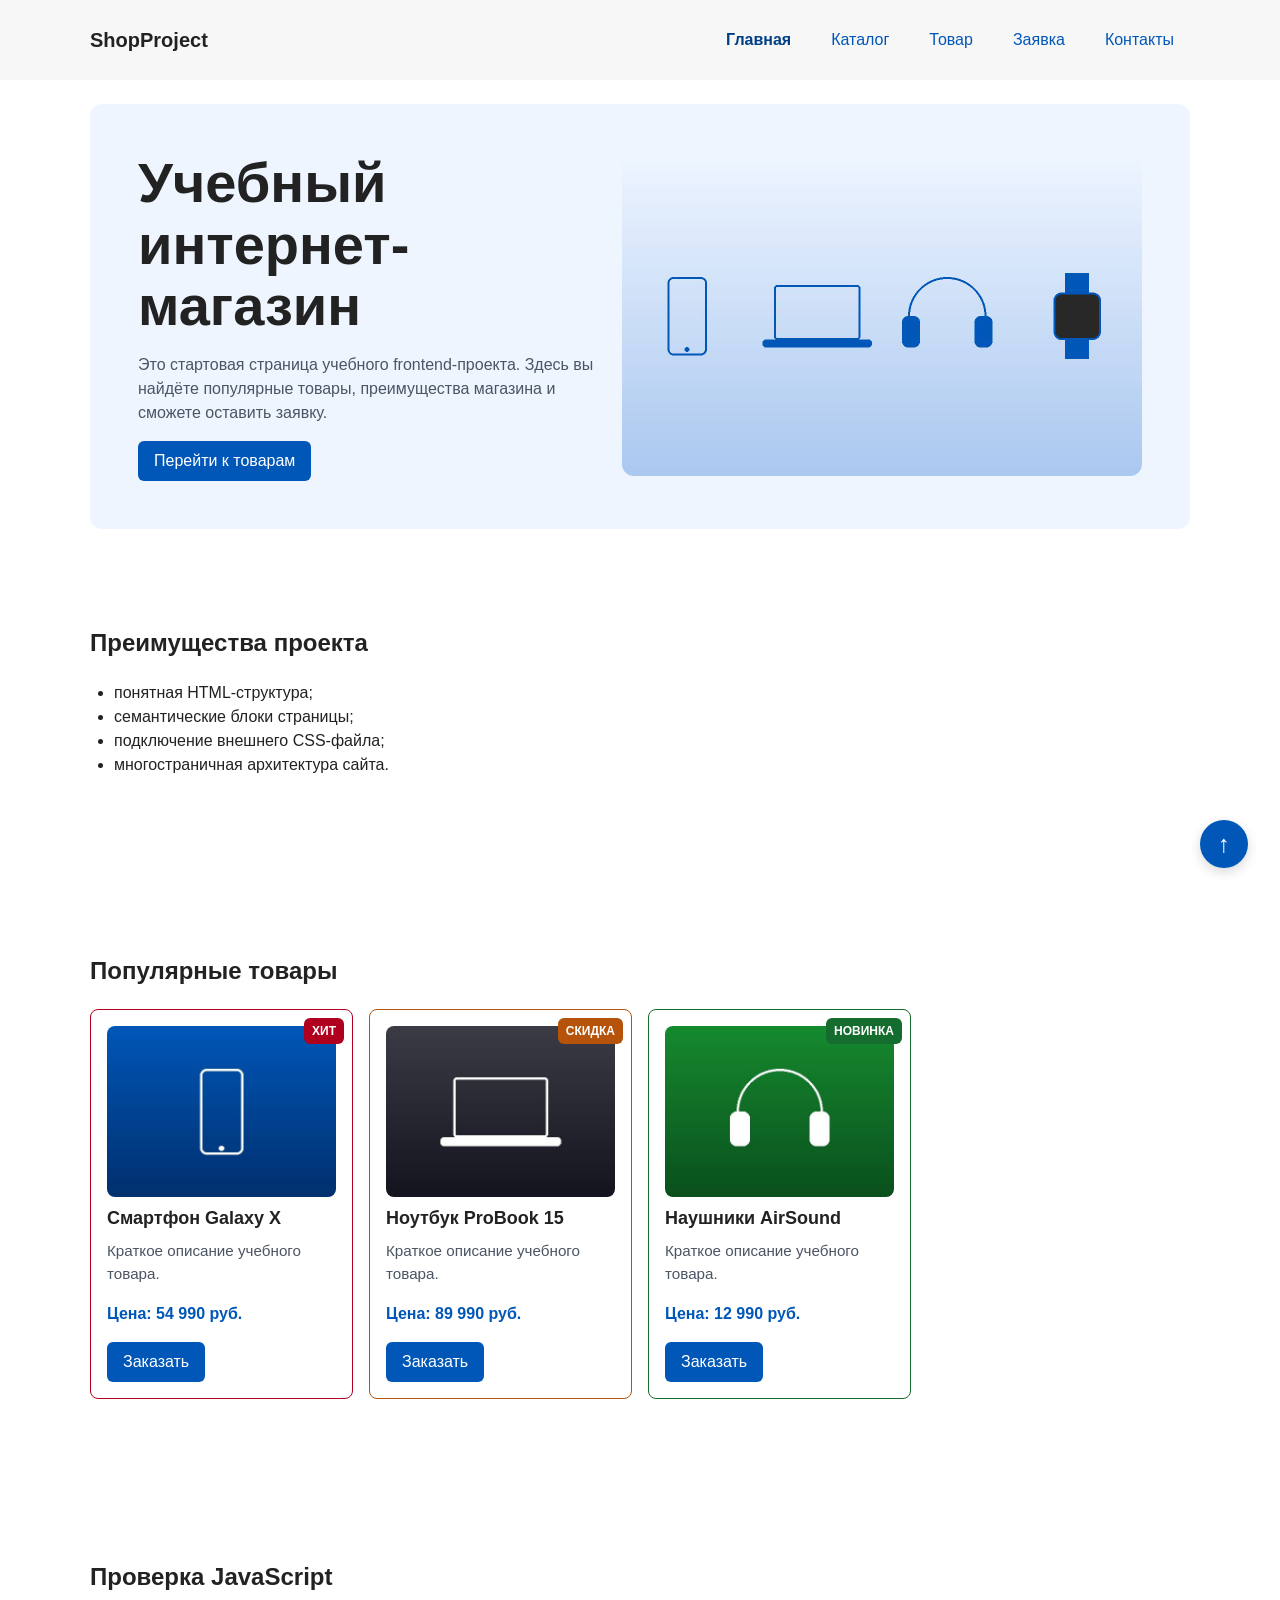
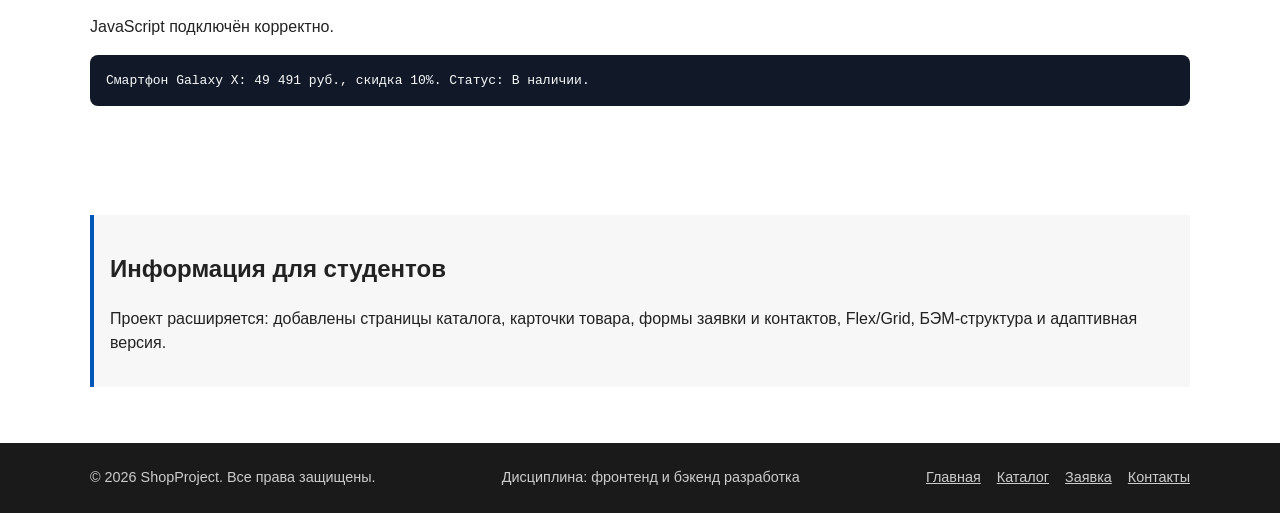
<file: index.html>
<!doctype html>
<html lang="ru">
  <head>
    <meta charset="UTF-8" />
    <meta name="viewport" content="width=device-width, initial-scale=1.0" />
    <title>ShopProject — Учебный интернет-магазин</title>
    <meta
      name="description"
      content="ShopProject — учебный интернет-магазин. Смартфоны, ноутбуки, аксессуары по выгодным ценам."
    />
    <link rel="stylesheet" href="css/style.css" />
    <link rel="stylesheet" href="css/responsive.css" />
    <script src="js/data.js" defer></script>
    <script src="js/main.js" defer></script>
    <script src="js/modal.js" defer></script>
  </head>
  <body>
    <a class="skip-link" href="#main">Перейти к основному содержимому</a>
    <header class="site-header">
      <div class="site-header__inner">
        <a class="site-header__logo" href="index.html">ShopProject</a>
        <nav class="site-nav" aria-label="Основная навигация">
          <button
            class="site-nav__toggle"
            type="button"
            aria-expanded="false"
            aria-controls="site-nav-list"
            hidden
          >
            Меню
          </button>
          <ul class="site-nav__list" id="site-nav-list">
            <li class="site-nav__item">
              <a href="index.html" class="site-nav__link site-nav__link--active"
                aria-current="page"
                >Главная</a
              >
            </li>
            <li class="site-nav__item">
              <a href="catalog.html" class="site-nav__link">Каталог</a>
            </li>
            <li class="site-nav__item">
              <a href="product.html" class="site-nav__link">Товар</a>
            </li>
            <li class="site-nav__item">
              <a href="order.html" class="site-nav__link">Заявка</a>
            </li>
            <li class="site-nav__item">
              <a href="contacts.html" class="site-nav__link">Контакты</a>
            </li>
          </ul>
        </nav>
      </div>
    </header>

    <main id="main" class="main" tabindex="-1">
      <!-- HERO -->
      <section class="hero">
        <div class="hero__content">
          <h1 class="hero__title">Учебный интернет-магазин</h1>
          <p class="hero__text">
            Это стартовая страница учебного frontend-проекта. Здесь вы найдёте
            популярные товары, преимущества магазина и сможете оставить заявку.
          </p>
          <a class="button button--primary hero__button" href="#popular"
            >Перейти к товарам</a
          >
        </div>
        <picture class="hero__picture">
          <source media="(min-width: 1200px)" srcset="images/hero-desktop.jpg" />
          <source media="(min-width: 768px)" srcset="images/hero-tablet.jpg" />
          <img
            src="images/hero-mobile.jpg"
            alt="Смартфон, ноутбук, наушники и смарт-часы из каталога магазина"
            width="640"
            height="360"
            class="hero__image"
          />
        </picture>
      </section>

      <!-- ПРЕИМУЩЕСТВА (якорь) -->
      <section class="section" id="advantages">
        <h2>Преимущества проекта</h2>
        <ul class="advantages-list">
          <li>понятная HTML-структура;</li>
          <li>семантические блоки страницы;</li>
          <li>подключение внешнего CSS-файла;</li>
          <li>многостраничная архитектура сайта.</li>
        </ul>
      </section>

      <!-- ПОПУЛЯРНЫЕ ТОВАРЫ (якорь) -->
      <section class="section" id="popular">
        <h2>Популярные товары</h2>

        <div class="products-grid">
          <article class="product-card product-card--hit">
            <span class="product-card__badge product-card__badge--hit"
              >Хит</span
            >
            <img
              class="product-card__image"
              src="images/galaxy-x-640.jpg"
              srcset="
                images/galaxy-x-480.jpg 480w,
                images/galaxy-x-640.jpg 640w,
                images/galaxy-x-960.jpg 960w
              "
              sizes="(max-width: 639px) 100vw, (max-width: 1023px) 50vw, 33vw"
              alt="Смартфон Galaxy X"
              width="640"
              height="480"
              loading="lazy"
            />
            <h3 class="product-card__title">Смартфон Galaxy X</h3>
            <p class="product-card__description">
              Краткое описание учебного товара.
            </p>
            <p class="product-card__price">Цена: 54 990 руб.</p>
            <button
              class="button button--primary product-card__button"
              type="button"
              data-product="Смартфон Galaxy X"
            >
              Заказать
            </button>
          </article>

          <article class="product-card product-card--discount">
            <span class="product-card__badge product-card__badge--discount"
              >Скидка</span
            >
            <img
              class="product-card__image"
              src="images/probook-15-640.jpg"
              srcset="
                images/probook-15-480.jpg 480w,
                images/probook-15-640.jpg 640w,
                images/probook-15-960.jpg 960w
              "
              sizes="(max-width: 639px) 100vw, (max-width: 1023px) 50vw, 33vw"
              alt="Ноутбук ProBook 15"
              width="640"
              height="480"
              loading="lazy"
            />
            <h3 class="product-card__title">Ноутбук ProBook 15</h3>
            <p class="product-card__description">
              Краткое описание учебного товара.
            </p>
            <p class="product-card__price">Цена: 89 990 руб.</p>
            <button
              class="button button--primary product-card__button"
              type="button"
              data-product="Ноутбук ProBook 15"
            >
              Заказать
            </button>
          </article>

          <article class="product-card product-card--new">
            <span class="product-card__badge product-card__badge--new"
              >Новинка</span
            >
            <img
              class="product-card__image"
              src="images/airsound-640.jpg"
              srcset="
                images/airsound-480.jpg 480w,
                images/airsound-640.jpg 640w,
                images/airsound-960.jpg 960w
              "
              sizes="(max-width: 639px) 100vw, (max-width: 1023px) 50vw, 33vw"
              alt="Наушники AirSound"
              width="640"
              height="480"
              loading="lazy"
            />
            <h3 class="product-card__title">Наушники AirSound</h3>
            <p class="product-card__description">
              Краткое описание учебного товара.
            </p>
            <p class="product-card__price">Цена: 12 990 руб.</p>
            <button
              class="button button--primary product-card__button"
              type="button"
              data-product="Наушники AirSound"
            >
              Заказать
            </button>
          </article>
        </div>
      </section>

      <section class="section js-check" aria-labelledby="js-check-title">
        <h2 id="js-check-title">Проверка JavaScript</h2>
        <p class="js-message">JavaScript пока не выполнился.</p>
        <pre class="product-output"></pre>
      </section>

      <!-- ASIDE -->
      <aside class="aside-info">
        <h2>Информация для студентов</h2>
        <p>
          Проект расширяется: добавлены страницы каталога, карточки товара,
          формы заявки и контактов, Flex/Grid, БЭМ-структура и адаптивная
          версия.
        </p>
      </aside>
    </main>

    <footer id="contacts" class="site-footer">
      <div class="site-footer__inner">
        <p class="site-footer__copy">© 2026 ShopProject. Все права защищены.</p>
        <p class="site-footer__copy">
          Дисциплина: фронтенд и бэкенд разработка
        </p>
        <nav class="site-footer__nav" aria-label="Навигация в подвале">
          <a href="index.html">Главная</a>
          <a href="catalog.html">Каталог</a>
          <a href="order.html">Заявка</a>
          <a href="contacts.html">Контакты</a>
        </nav>
      </div>
    </footer>

    <!-- МОДАЛЬНОЕ ОКНО -->
    <dialog
      class="order-dialog"
      id="order-dialog"
      aria-labelledby="order-dialog-title"
      aria-describedby="order-dialog-description"
    >
      <h2 class="order-dialog__title" id="order-dialog-title">
        Оформление заявки
      </h2>

      <p class="order-dialog__description" id="order-dialog-description">
        Заполните форму, и менеджер свяжется с вами. Закрыть окно можно кнопкой «Закрыть» или клавишей Esc.
      </p>

      <form
        class="order-form"
        id="order-form"
        action="#"
        method="post"
        novalidate
      >
        <input id="selected-product" name="selected-product" type="hidden" />

        <div class="order-form__field">
          <label class="order-form__label" for="order-name">Имя</label>
          <input
            class="order-form__input"
            id="order-name"
            name="name"
            type="text"
            placeholder="Введите ваше имя"
            minlength="2"
            autocomplete="given-name"
            required
          />
        </div>

        <div class="order-form__field">
          <label class="order-form__label" for="order-email">E-mail</label>
          <input
            class="order-form__input"
            id="order-email"
            name="email"
            type="email"
            placeholder="example@mail.ru"
            autocomplete="email"
            required
          />
        </div>

        <div class="order-form__field">
          <label class="order-form__label" for="order-phone">Телефон</label>
          <input
            class="order-form__input"
            id="order-phone"
            name="phone"
            type="tel"
            inputmode="tel"
            placeholder="+7 (900) 000-00-00"
            pattern="^\+7 \(\d{3}\) \d{3}-\d{2}-\d{2}$"
            required
          />
          <small class="order-form__hint">Формат: +7 (900) 000-00-00</small>
        </div>

        <div class="order-form__field">
          <label class="order-form__label" for="order-date">Дата связи</label>
          <input
            class="order-form__input"
            id="order-date"
            name="date"
            type="date"
          />
        </div>

        <div class="order-form__field">
          <label class="order-form__label" for="order-topic">Тема заявки</label>
          <select
            class="order-form__select"
            id="order-topic"
            name="topic"
            required
          >
            <option value="">Выберите тему</option>
            <option value="product">Заказ товара</option>
            <option value="consultation">Консультация</option>
            <option value="delivery">Доставка</option>
          </select>
        </div>

        <div class="order-form__field order-form__field--wide">
          <label class="order-form__label" for="order-comment"
            >Комментарий</label
          >
          <textarea
            class="order-form__textarea"
            id="order-comment"
            name="comment"
            rows="4"
            placeholder="Укажите дополнительную информацию"
          ></textarea>
        </div>

        <div class="order-form__field order-form__field--checkbox order-form__field--wide">
          <label class="order-form__label">
            <input
              class="order-form__checkbox"
              id="order-agreement"
              name="agreement"
              type="checkbox"
              required
            />
            Я согласен на обработку данных
          </label>
        </div>

        <div class="order-form__actions">
          <button
            class="button button--outline"
            type="button"
            id="close-order-dialog"
            aria-label="Закрыть окно заявки"
          >
            Закрыть
          </button>
          <button class="button button--primary" type="submit">
            Отправить заявку
          </button>
        </div>
      </form>
    </dialog>

    <p class="success-message" role="status" id="success-message" hidden>
      Форма успешно отправлена!
    </p>

    <a href="#" class="to-top" aria-label="Наверх">↑</a>
  </body>
</html>
</file>
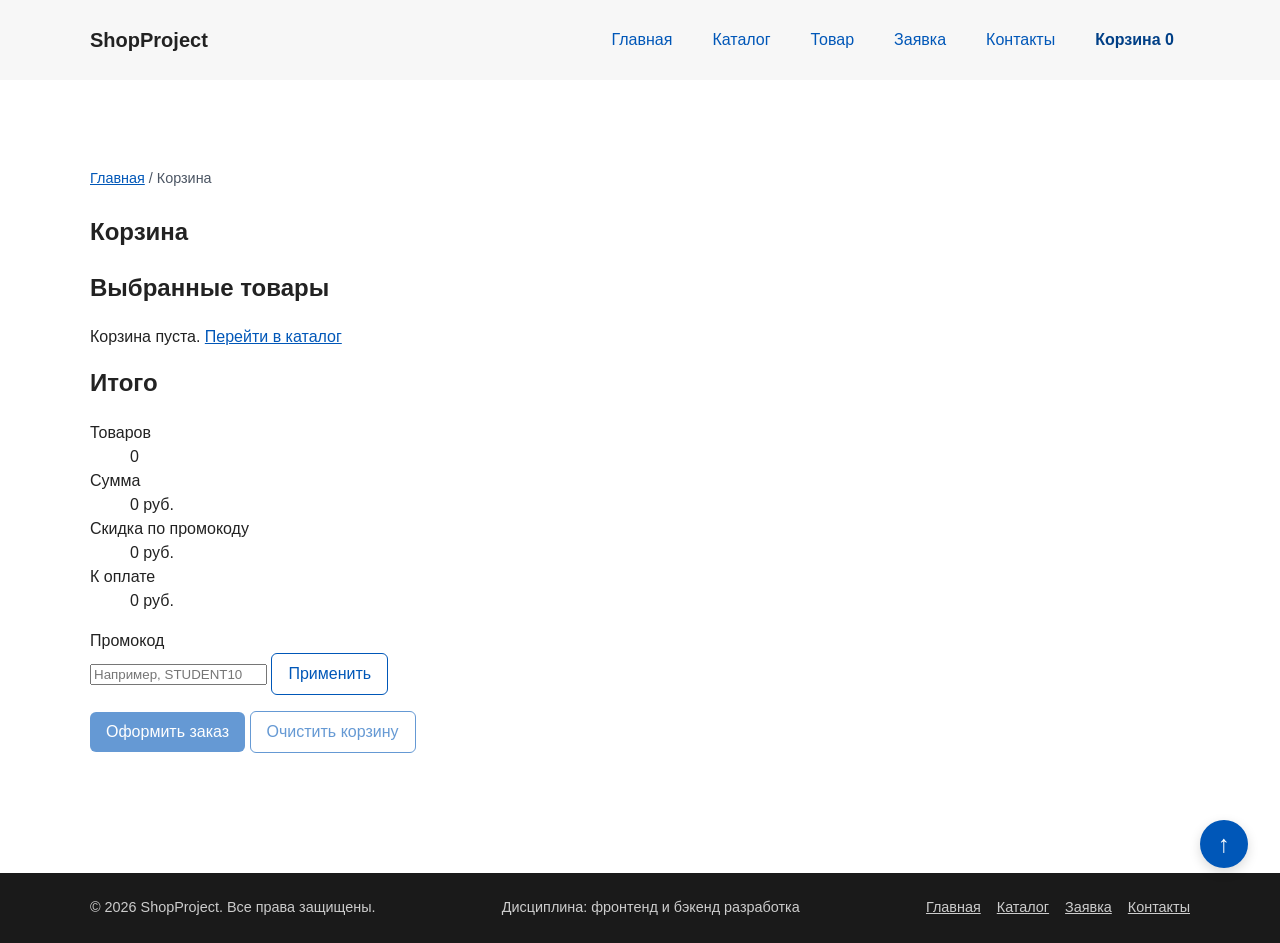
<file: cart.html>
<!doctype html>
<html lang="ru">
  <head>
    <meta charset="UTF-8" />
    <meta name="viewport" content="width=device-width, initial-scale=1.0" />
    <title>ShopProject — Корзина</title>
    <meta
      name="description"
      content="Корзина ShopProject: выбранные товары, количество, промокод и итоговая сумма."
    />
    <link rel="stylesheet" href="css/style.css" />
    <link rel="stylesheet" href="css/responsive.css" />
    <script src="js/data.js" defer></script>
    <script src="js/storage.js" defer></script>
    <script src="js/main.js" defer></script>
    <script src="js/cart.js" defer></script>
    <script src="js/modal.js" defer></script>
  </head>
  <body>
    <a class="skip-link" href="#main">Перейти к основному содержимому</a>
    <header class="site-header">
      <div class="site-header__inner">
        <a class="site-header__logo" href="index.html">ShopProject</a>
        <nav class="site-nav" aria-label="Основная навигация">
          <button
            class="site-nav__toggle"
            type="button"
            aria-expanded="false"
            aria-controls="site-nav-list"
            hidden
          >
            Меню
          </button>
          <ul class="site-nav__list" id="site-nav-list">
            <li class="site-nav__item">
              <a href="index.html" class="site-nav__link">Главная</a>
            </li>
            <li class="site-nav__item">
              <a href="catalog.html" class="site-nav__link">Каталог</a>
            </li>
            <li class="site-nav__item">
              <a href="product.html" class="site-nav__link">Товар</a>
            </li>
            <li class="site-nav__item">
              <a href="order.html" class="site-nav__link">Заявка</a>
            </li>
            <li class="site-nav__item">
              <a href="contacts.html" class="site-nav__link">Контакты</a>
            </li>
            <li class="site-nav__item">
              <a
                href="cart.html"
                class="site-nav__link site-nav__link--cart site-nav__link--active"
                aria-current="page"
                >Корзина
                <span class="cart-counter" data-cart-count>0</span></a
              >
            </li>
          </ul>
        </nav>
      </div>
    </header>

    <main id="main" class="main" tabindex="-1">
      <section class="section">
        <nav class="breadcrumbs" aria-label="Хлебные крошки">
          <a class="breadcrumbs__link" href="index.html">Главная</a>
          <span class="breadcrumbs__current" aria-current="page">Корзина</span>
        </nav>

        <h1>Корзина</h1>

        <div class="cart-layout">
          <section class="cart-items" aria-labelledby="cart-items-title">
            <h2 class="cart-items__title" id="cart-items-title">
              Выбранные товары
            </h2>
            <p class="cart-empty" hidden>
              Корзина пуста.
              <a href="catalog.html">Перейти в каталог</a>
            </p>
            <ul class="cart-list" data-cart-list></ul>
          </section>

          <aside class="cart-summary" aria-labelledby="cart-summary-title">
            <h2 class="cart-summary__title" id="cart-summary-title">Итого</h2>
            <dl class="cart-summary__list">
              <div class="cart-summary__row">
                <dt>Товаров</dt>
                <dd data-cart-total-count>0</dd>
              </div>
              <div class="cart-summary__row">
                <dt>Сумма</dt>
                <dd data-cart-subtotal>0 руб.</dd>
              </div>
              <div class="cart-summary__row">
                <dt>Скидка по промокоду</dt>
                <dd data-cart-promo>0 руб.</dd>
              </div>
              <div class="cart-summary__row cart-summary__row--total">
                <dt>К оплате</dt>
                <dd data-cart-total>0 руб.</dd>
              </div>
            </dl>

            <form class="promo-form" novalidate>
              <label class="promo-form__label" for="promo-code">Промокод</label>
              <div class="promo-form__row">
                <input
                  class="promo-form__input"
                  id="promo-code"
                  name="promo"
                  type="text"
                  autocomplete="off"
                  placeholder="Например, STUDENT10"
                />
                <button class="button button--outline" type="submit">
                  Применить
                </button>
              </div>
              <p class="promo-form__message" aria-live="polite"></p>
            </form>

            <div class="cart-summary__actions">
              <a class="button button--primary" href="order.html" data-cart-checkout
                >Оформить заказ</a
              >
              <button
                class="button button--outline"
                type="button"
                data-action="clear-cart"
              >
                Очистить корзину
              </button>
            </div>
          </aside>
        </div>
      </section>
    </main>

    <footer class="site-footer">
      <div class="site-footer__inner">
        <p class="site-footer__copy">© 2026 ShopProject. Все права защищены.</p>
        <p class="site-footer__copy">
          Дисциплина: фронтенд и бэкенд разработка
        </p>
        <nav class="site-footer__nav" aria-label="Навигация в подвале">
          <a href="index.html">Главная</a>
          <a href="catalog.html">Каталог</a>
          <a href="order.html">Заявка</a>
          <a href="contacts.html">Контакты</a>
        </nav>
      </div>
    </footer>

    <a href="#" class="to-top" aria-label="Наверх">↑</a>
  </body>
</html>
</file>
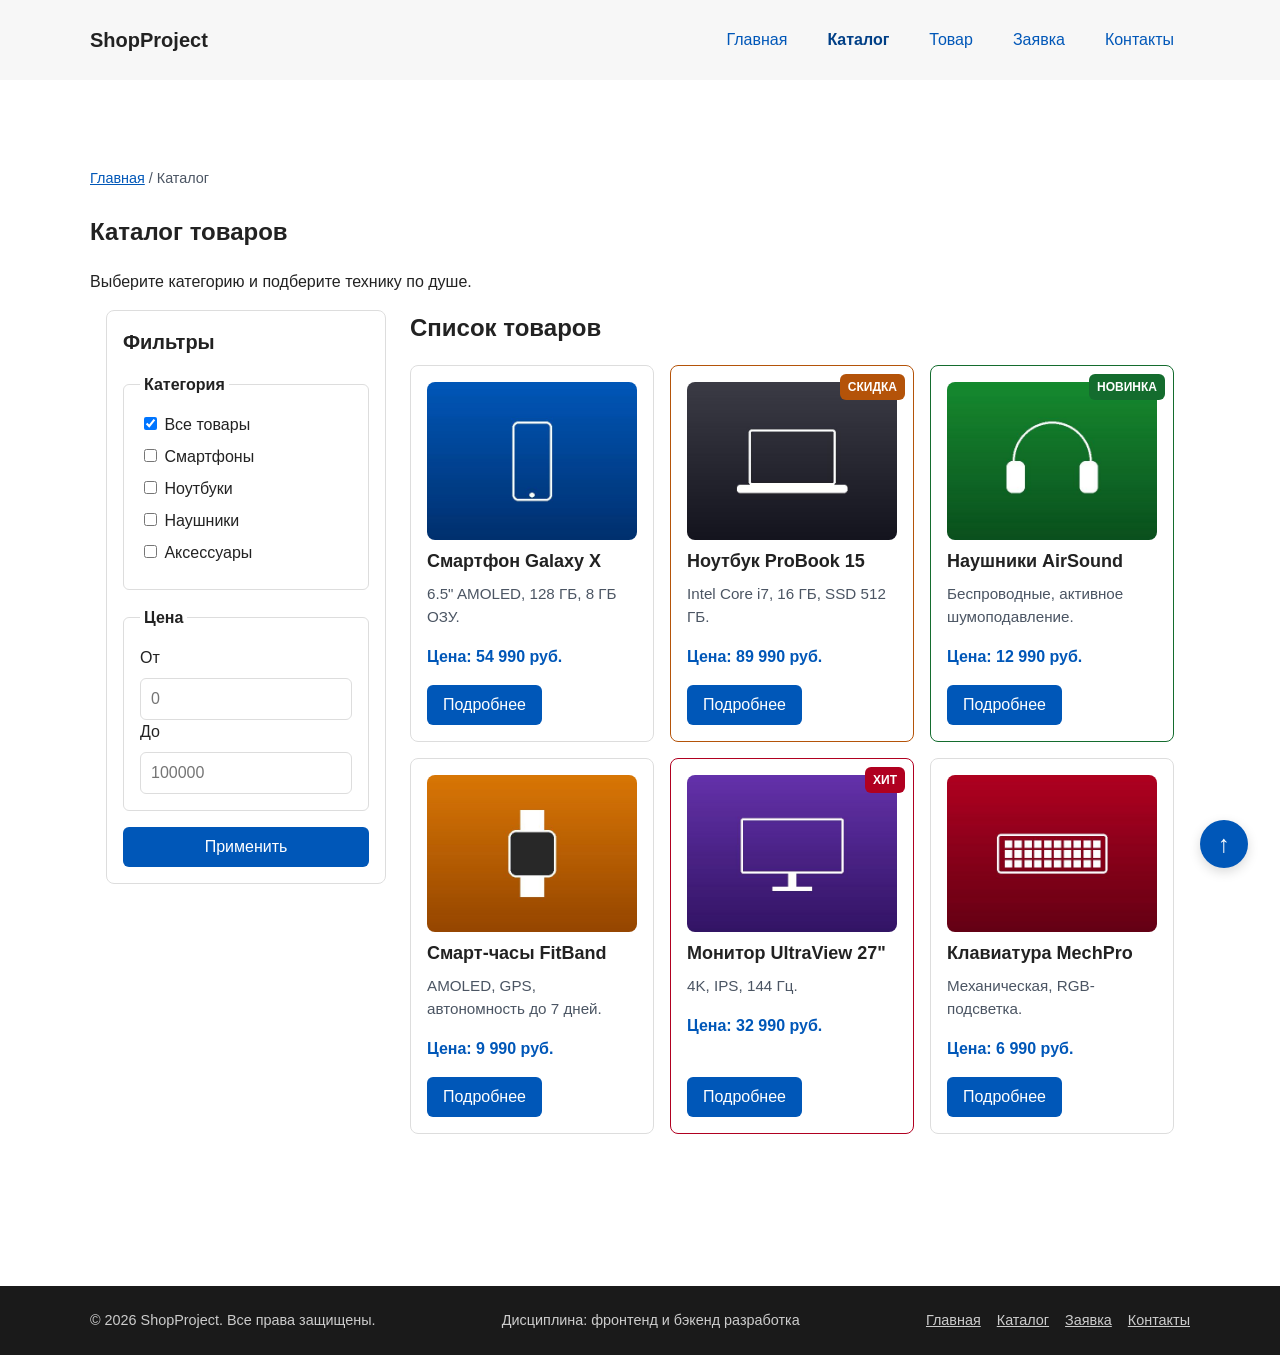
<file: catalog.html>
<!doctype html>
<html lang="ru">
  <head>
    <meta charset="UTF-8" />
    <meta name="viewport" content="width=device-width, initial-scale=1.0" />
    <title>ShopProject — Каталог товаров</title>
    <meta
      name="description"
      content="Каталог товаров ShopProject: смартфоны, ноутбуки, наушники и аксессуары."
    />
    <link rel="stylesheet" href="css/style.css" />
    <link rel="stylesheet" href="css/responsive.css" />
    <script src="js/data.js" defer></script>
    <script src="js/main.js" defer></script>
    <script src="js/modal.js" defer></script>
  </head>
  <body>
    <a class="skip-link" href="#main">Перейти к основному содержимому</a>
    <header class="site-header">
      <div class="site-header__inner">
        <a class="site-header__logo" href="index.html">ShopProject</a>
        <nav class="site-nav" aria-label="Основная навигация">
          <button
            class="site-nav__toggle"
            type="button"
            aria-expanded="false"
            aria-controls="site-nav-list"
            hidden
          >
            Меню
          </button>
          <ul class="site-nav__list" id="site-nav-list">
            <li class="site-nav__item">
              <a href="index.html" class="site-nav__link">Главная</a>
            </li>
            <li class="site-nav__item">
              <a
                href="catalog.html"
                class="site-nav__link site-nav__link--active"
                aria-current="page"
                >Каталог</a
              >
            </li>
            <li class="site-nav__item">
              <a href="product.html" class="site-nav__link">Товар</a>
            </li>
            <li class="site-nav__item">
              <a href="order.html" class="site-nav__link">Заявка</a>
            </li>
            <li class="site-nav__item">
              <a href="contacts.html" class="site-nav__link">Контакты</a>
            </li>
          </ul>
        </nav>
      </div>
    </header>

    <main id="main" class="main" tabindex="-1">
      <section class="section">
        <!-- Хлебные крошки -->
        <nav class="breadcrumbs" aria-label="Хлебные крошки">
          <a class="breadcrumbs__link" href="index.html">Главная</a>
          <span class="breadcrumbs__current" aria-current="page">Каталог</span>
        </nav>

        <h1>Каталог товаров</h1>
        <p>Выберите категорию и подберите технику по душе.</p>

        <!-- CSS Grid: фильтры + товары -->
        <div class="catalog-layout">
          <!-- ASIDE: Фильтры -->
          <aside class="catalog-filters">
            <h2 class="catalog-filters__title">Фильтры</h2>

            <form class="filters-form" action="#" method="get">
              <fieldset class="filters-form__group">
                <legend class="filters-form__legend">Категория</legend>

                <label class="filters-form__label">
                  <input type="checkbox" name="category" value="all" checked />
                  Все товары
                </label>

                <label class="filters-form__label">
                  <input type="checkbox" name="category" value="smartphones" />
                  Смартфоны
                </label>

                <label class="filters-form__label">
                  <input type="checkbox" name="category" value="laptops" />
                  Ноутбуки
                </label>

                <label class="filters-form__label">
                  <input type="checkbox" name="category" value="headphones" />
                  Наушники
                </label>

                <label class="filters-form__label">
                  <input type="checkbox" name="category" value="accessories" />
                  Аксессуары
                </label>
              </fieldset>

              <fieldset class="filters-form__group">
                <legend class="filters-form__legend">Цена</legend>

                <label class="filters-form__label" for="price-from">От</label>
                <input
                  class="filters-form__input"
                  id="price-from"
                  name="price-from"
                  type="number"
                  min="0"
                  placeholder="0"
                />

                <label class="filters-form__label" for="price-to">До</label>
                <input
                  class="filters-form__input"
                  id="price-to"
                  name="price-to"
                  type="number"
                  min="0"
                  placeholder="100000"
                />
              </fieldset>

              <button class="button button--primary" type="submit">
                Применить
              </button>
            </form>
          </aside>

          <!-- Список товаров -->
          <section class="catalog-products">
            <h2>Список товаров</h2>

            <div class="products-grid">
              <article class="product-card">
                <img
                  class="product-card__image"
                  src="images/galaxy-x-640.jpg"
                  srcset="
                    images/galaxy-x-480.jpg 480w,
                    images/galaxy-x-640.jpg 640w,
                    images/galaxy-x-960.jpg 960w
                  "
                  sizes="(max-width: 639px) 100vw, (max-width: 1279px) 50vw, 33vw"
                  alt="Смартфон Galaxy X"
                  width="640"
                  height="480"
                  loading="lazy"
                />
                <h3 class="product-card__title">Смартфон Galaxy X</h3>
                <p class="product-card__description">
                  6.5" AMOLED, 128 ГБ, 8 ГБ ОЗУ.
                </p>
                <p class="product-card__price">Цена: 54 990 руб.</p>
                <a
                  class="button button--primary product-card__button"
                  href="product.html"
                  >Подробнее</a
                >
              </article>

              <article class="product-card product-card--discount">
                <span class="product-card__badge product-card__badge--discount"
                  >Скидка</span
                >
                <img
                  class="product-card__image"
                  src="images/probook-15-640.jpg"
                  srcset="
                    images/probook-15-480.jpg 480w,
                    images/probook-15-640.jpg 640w,
                    images/probook-15-960.jpg 960w
                  "
                  sizes="(max-width: 639px) 100vw, (max-width: 1279px) 50vw, 33vw"
                  alt="Ноутбук ProBook 15"
                  width="640"
                  height="480"
                  loading="lazy"
                />
                <h3 class="product-card__title">Ноутбук ProBook 15</h3>
                <p class="product-card__description">
                  Intel Core i7, 16 ГБ, SSD 512 ГБ.
                </p>
                <p class="product-card__price">Цена: 89 990 руб.</p>
                <a
                  class="button button--primary product-card__button"
                  href="product.html"
                  >Подробнее</a
                >
              </article>

              <article class="product-card product-card--new">
                <span class="product-card__badge product-card__badge--new"
                  >Новинка</span
                >
                <img
                  class="product-card__image"
                  src="images/airsound-640.jpg"
                  srcset="
                    images/airsound-480.jpg 480w,
                    images/airsound-640.jpg 640w,
                    images/airsound-960.jpg 960w
                  "
                  sizes="(max-width: 639px) 100vw, (max-width: 1279px) 50vw, 33vw"
                  alt="Наушники AirSound"
                  width="640"
                  height="480"
                  loading="lazy"
                />
                <h3 class="product-card__title">Наушники AirSound</h3>
                <p class="product-card__description">
                  Беспроводные, активное шумоподавление.
                </p>
                <p class="product-card__price">Цена: 12 990 руб.</p>
                <a
                  class="button button--primary product-card__button"
                  href="product.html"
                  >Подробнее</a
                >
              </article>

              <article class="product-card">
                <img
                  class="product-card__image"
                  src="images/fitband-640.jpg"
                  srcset="
                    images/fitband-480.jpg 480w,
                    images/fitband-640.jpg 640w,
                    images/fitband-960.jpg 960w
                  "
                  sizes="(max-width: 639px) 100vw, (max-width: 1279px) 50vw, 33vw"
                  alt="Смарт-часы FitBand"
                  width="640"
                  height="480"
                  loading="lazy"
                />
                <h3 class="product-card__title">Смарт-часы FitBand</h3>
                <p class="product-card__description">
                  AMOLED, GPS, автономность до 7 дней.
                </p>
                <p class="product-card__price">Цена: 9 990 руб.</p>
                <a
                  class="button button--primary product-card__button"
                  href="product.html"
                  >Подробнее</a
                >
              </article>

              <article class="product-card product-card--hit">
                <span class="product-card__badge product-card__badge--hit"
                  >Хит</span
                >
                <img
                  class="product-card__image"
                  src="images/ultraview-27-640.jpg"
                  srcset="
                    images/ultraview-27-480.jpg 480w,
                    images/ultraview-27-640.jpg 640w,
                    images/ultraview-27-960.jpg 960w
                  "
                  sizes="(max-width: 639px) 100vw, (max-width: 1279px) 50vw, 33vw"
                  alt="Монитор UltraView 27&quot;"
                  width="640"
                  height="480"
                  loading="lazy"
                />
                <h3 class="product-card__title">Монитор UltraView 27"</h3>
                <p class="product-card__description">4K, IPS, 144 Гц.</p>
                <p class="product-card__price">Цена: 32 990 руб.</p>
                <a
                  class="button button--primary product-card__button"
                  href="product.html"
                  >Подробнее</a
                >
              </article>

              <article class="product-card">
                <img
                  class="product-card__image"
                  src="images/mechpro-640.jpg"
                  srcset="
                    images/mechpro-480.jpg 480w,
                    images/mechpro-640.jpg 640w,
                    images/mechpro-960.jpg 960w
                  "
                  sizes="(max-width: 639px) 100vw, (max-width: 1279px) 50vw, 33vw"
                  alt="Клавиатура MechPro"
                  width="640"
                  height="480"
                  loading="lazy"
                />
                <h3 class="product-card__title">Клавиатура MechPro</h3>
                <p class="product-card__description">
                  Механическая, RGB-подсветка.
                </p>
                <p class="product-card__price">Цена: 6 990 руб.</p>
                <a
                  class="button button--primary product-card__button"
                  href="product.html"
                  >Подробнее</a
                >
              </article>
            </div>
          </section>
        </div>
      </section>
    </main>

    <footer class="site-footer">
      <div class="site-footer__inner">
        <p class="site-footer__copy">© 2026 ShopProject. Все права защищены.</p>
        <p class="site-footer__copy">
          Дисциплина: фронтенд и бэкенд разработка
        </p>
        <nav class="site-footer__nav" aria-label="Навигация в подвале">
          <a href="index.html">Главная</a>
          <a href="catalog.html">Каталог</a>
          <a href="order.html">Заявка</a>
          <a href="contacts.html">Контакты</a>
        </nav>
      </div>
    </footer>

    <!-- МОДАЛЬНОЕ ОКНО -->
    <dialog
      class="order-dialog"
      id="order-dialog"
      aria-labelledby="order-dialog-title"
      aria-describedby="order-dialog-description"
    >
      <h2 class="order-dialog__title" id="order-dialog-title">
        Оформление заявки
      </h2>

      <p class="order-dialog__description" id="order-dialog-description">
        Заполните форму, и менеджер свяжется с вами. Закрыть окно можно кнопкой «Закрыть» или клавишей Esc.
      </p>

      <form
        class="order-form"
        id="order-form"
        action="#"
        method="post"
        novalidate
      >
        <input id="selected-product" name="selected-product" type="hidden" />

        <div class="order-form__field">
          <label class="order-form__label" for="order-name">Имя</label>
          <input
            class="order-form__input"
            id="order-name"
            name="name"
            type="text"
            minlength="2"
            required
          />
        </div>

        <div class="order-form__field">
          <label class="order-form__label" for="order-email">E-mail</label>
          <input
            class="order-form__input"
            id="order-email"
            name="email"
            type="email"
            required
          />
        </div>

        <div class="order-form__field">
          <label class="order-form__label" for="order-phone">Телефон</label>
          <input
            class="order-form__input"
            id="order-phone"
            name="phone"
            type="tel"
            inputmode="tel"
            placeholder="+7 (900) 000-00-00"
            pattern="^\+7 \(\d{3}\) \d{3}-\d{2}-\d{2}$"
            required
          />
          <small class="order-form__hint">Формат: +7 (900) 000-00-00</small>
        </div>

        <div class="order-form__field">
          <label class="order-form__label" for="order-topic">Тема заявки</label>
          <select
            class="order-form__select"
            id="order-topic"
            name="topic"
            required
          >
            <option value="">Выберите тему</option>
            <option value="product">Заказ товара</option>
            <option value="consultation">Консультация</option>
            <option value="delivery">Доставка</option>
          </select>
        </div>

        <div class="order-form__field order-form__field--wide">
          <label class="order-form__label" for="order-comment"
            >Комментарий</label
          >
          <textarea
            class="order-form__textarea"
            id="order-comment"
            name="comment"
            rows="4"
          ></textarea>
        </div>

        <div class="order-form__field order-form__field--checkbox order-form__field--wide">
          <label class="order-form__label">
            <input
              class="order-form__checkbox"
              id="order-agreement"
              name="agreement"
              type="checkbox"
              required
            />
            Я согласен на обработку данных
          </label>
        </div>

        <div class="order-form__actions">
          <button
            class="button button--outline"
            type="button"
            id="close-order-dialog"
            aria-label="Закрыть окно заявки"
          >
            Закрыть
          </button>
          <button class="button button--primary" type="submit">
            Отправить заявку
          </button>
        </div>
      </form>
    </dialog>

    <p class="success-message" role="status" id="success-message" hidden>
      Форма успешно отправлена!
    </p>

    <a href="#" class="to-top" aria-label="Наверх">↑</a>
  </body>
</html>
</file>
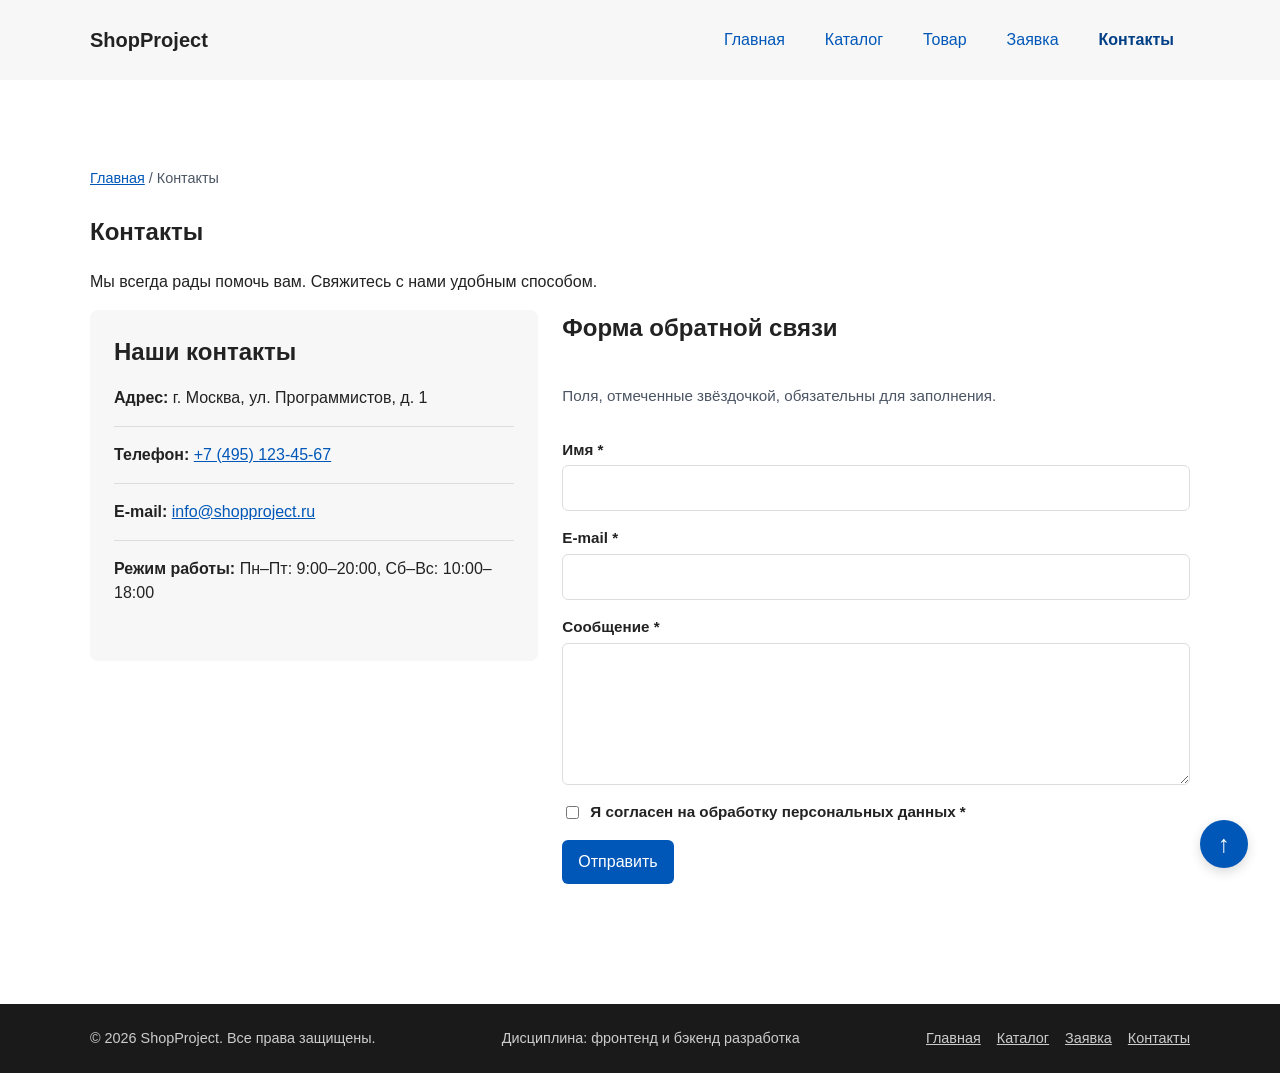
<file: contacts.html>
<!doctype html>
<html lang="ru">
  <head>
    <meta charset="UTF-8" />
    <meta name="viewport" content="width=device-width, initial-scale=1.0" />
    <title>ShopProject — Контакты</title>
    <meta
      name="description"
      content="Контактная информация ShopProject: адрес, телефон, email и форма обратной связи."
    />
    <link rel="stylesheet" href="css/style.css" />
    <link rel="stylesheet" href="css/responsive.css" />
    <script src="js/modal.js" defer></script>
  </head>
  <body>
    <a class="skip-link" href="#main">Перейти к основному содержимому</a>
    <header class="site-header">
      <div class="site-header__inner">
        <a class="site-header__logo" href="index.html">ShopProject</a>
        <nav class="site-nav" aria-label="Основная навигация">
          <button
            class="site-nav__toggle"
            type="button"
            aria-expanded="false"
            aria-controls="site-nav-list"
            hidden
          >
            Меню
          </button>
          <ul class="site-nav__list" id="site-nav-list">
            <li class="site-nav__item">
              <a href="index.html" class="site-nav__link">Главная</a>
            </li>
            <li class="site-nav__item">
              <a href="catalog.html" class="site-nav__link">Каталог</a>
            </li>
            <li class="site-nav__item">
              <a href="product.html" class="site-nav__link">Товар</a>
            </li>
            <li class="site-nav__item">
              <a href="order.html" class="site-nav__link">Заявка</a>
            </li>
            <li class="site-nav__item">
              <a
                href="contacts.html"
                class="site-nav__link site-nav__link--active"
                aria-current="page"
                >Контакты</a
              >
            </li>
          </ul>
        </nav>
      </div>
    </header>

    <main id="main" class="main" tabindex="-1">
      <section class="section">
        <!-- Хлебные крошки -->
        <nav class="breadcrumbs" aria-label="Хлебные крошки">
          <a class="breadcrumbs__link" href="index.html">Главная</a>
          <span class="breadcrumbs__current" aria-current="page">Контакты</span>
        </nav>

        <h1>Контакты</h1>
        <p>Мы всегда рады помочь вам. Свяжитесь с нами удобным способом.</p>

        <div class="contacts-layout">
          <aside class="contacts-info">
            <h2 class="contacts-info__title">Наши контакты</h2>
            <ul class="contacts-info__list">
              <li class="contacts-info__item">
                <strong>Адрес:</strong> г. Москва, ул. Программистов, д. 1
              </li>
              <li class="contacts-info__item">
                <strong>Телефон:</strong>
                <a href="tel:+74951234567">+7 (495) 123-45-67</a>
              </li>
              <li class="contacts-info__item">
                <strong>E-mail:</strong>
                <a href="mailto:info@shopproject.ru">info@shopproject.ru</a>
              </li>
              <li class="contacts-info__item">
                <strong>Режим работы:</strong> Пн–Пт: 9:00–20:00, Сб–Вс:
                10:00–18:00
              </li>
            </ul>
          </aside>

          <form
            class="order-form order-form--page"
            id="feedback-form"
            action="#"
            method="post"
            novalidate
          >
            <h2 class="order-form__title">Форма обратной связи</h2>
            <p class="form-note">
              Поля, отмеченные звёздочкой, обязательны для заполнения.
            </p>

            <div class="order-form__field">
              <label class="order-form__label" for="c-name">Имя *</label>
              <input
                class="order-form__input"
                id="c-name"
                aria-describedby="c-name-error"
                name="name"
                type="text"
                minlength="2"
                required
              />
              <p class="order-form__error" id="c-name-error" hidden>
                Введите имя (минимум 2 символа).
              </p>
            </div>

            <div class="order-form__field">
              <label class="order-form__label" for="c-email">E-mail *</label>
              <input
                class="order-form__input"
                id="c-email"
                aria-describedby="c-email-error"
                name="email"
                type="email"
                required
              />
              <p class="order-form__error" id="c-email-error" hidden>
                Введите корректный e-mail.
              </p>
            </div>

            <div class="order-form__field order-form__field--wide">
              <label class="order-form__label" for="c-message"
                >Сообщение *</label
              >
              <textarea
                class="order-form__textarea"
                id="c-message"
                aria-describedby="c-message-error"
                name="message"
                rows="5"
                required
              ></textarea>
              <p class="order-form__error" id="c-message-error" hidden>
                Введите сообщение.
              </p>
            </div>

            <div class="order-form__field order-form__field--checkbox order-form__field--wide">
              <label class="order-form__label">
                <input
                  class="order-form__checkbox"
                  id="c-agreement"
                  aria-describedby="c-agreement-error"
                  name="agreement"
                  type="checkbox"
                  required
                />
                Я согласен на обработку персональных данных *
              </label>
              <p class="order-form__error" id="c-agreement-error" hidden>
                Необходимо согласие на обработку данных.
              </p>
            </div>

            <div class="order-form__actions">
              <button class="button button--primary" type="submit">
                Отправить
              </button>
            </div>
          </form>
        </div>

        <p class="success-message" role="status" id="success-message-contacts" hidden>
          Сообщение успешно отправлено!
        </p>
      </section>
    </main>

    <footer class="site-footer">
      <div class="site-footer__inner">
        <p class="site-footer__copy">© 2026 ShopProject. Все права защищены.</p>
        <p class="site-footer__copy">
          Дисциплина: фронтенд и бэкенд разработка
        </p>
        <nav class="site-footer__nav" aria-label="Навигация в подвале">
          <a href="index.html">Главная</a>
          <a href="catalog.html">Каталог</a>
          <a href="order.html">Заявка</a>
          <a href="contacts.html">Контакты</a>
        </nav>
      </div>
    </footer>

    <script>
      // Обработка формы обратной связи
      (function () {
        const form = document.getElementById("feedback-form");
        const success = document.getElementById("success-message-contacts");
        if (!form) return;

        form.addEventListener("submit", function (event) {
          event.preventDefault();
          const elements = Array.from(form.elements);

          elements.forEach(function (el) {
            if (el.willValidate) el.removeAttribute("aria-invalid");
          });

          if (!form.checkValidity()) {
            elements.forEach(function (el) {
              if (el.willValidate && !el.checkValidity()) {
                el.setAttribute("aria-invalid", "true");
              }
            });
            form.reportValidity();
            return;
          }

          success.hidden = false;
          form.reset();
        });
      })();
    </script>

    <a href="#" class="to-top" aria-label="Наверх">↑</a>
  </body>
</html>
</file>
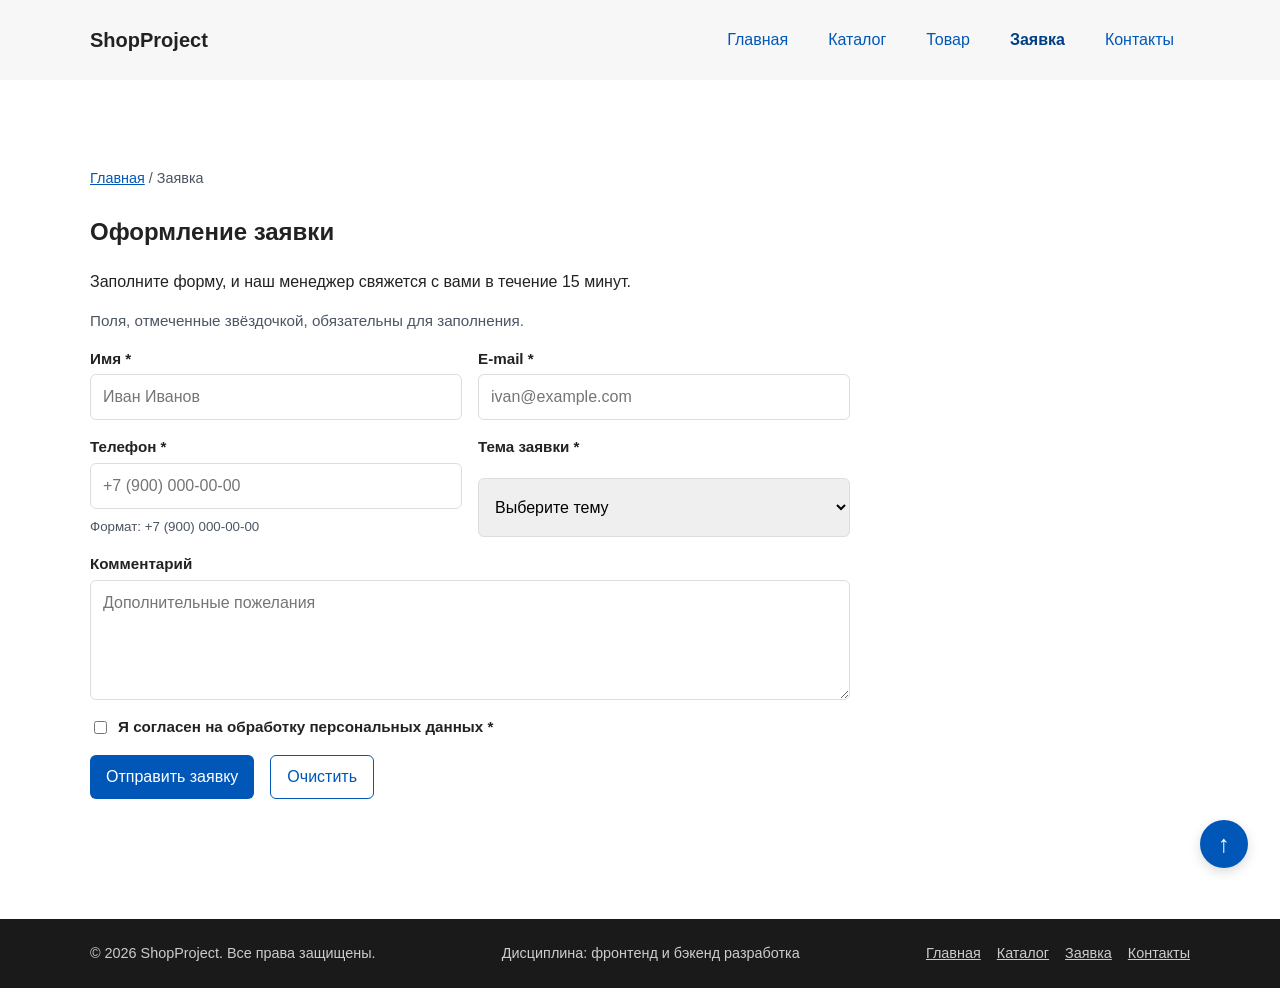
<file: order.html>
<!doctype html>
<html lang="ru">
  <head>
    <meta charset="UTF-8" />
    <meta name="viewport" content="width=device-width, initial-scale=1.0" />
    <title>ShopProject — Оформление заявки</title>
    <meta
      name="description"
      content="Оставьте заявку в ShopProject. Быстрая обработка и обратный звонок."
    />
    <link rel="stylesheet" href="css/style.css" />
    <link rel="stylesheet" href="css/responsive.css" />
    <script src="js/modal.js" defer></script>
  </head>
  <body>
    <a class="skip-link" href="#main">Перейти к основному содержимому</a>
    <header class="site-header">
      <div class="site-header__inner">
        <a class="site-header__logo" href="index.html">ShopProject</a>
        <nav class="site-nav" aria-label="Основная навигация">
          <button
            class="site-nav__toggle"
            type="button"
            aria-expanded="false"
            aria-controls="site-nav-list"
            hidden
          >
            Меню
          </button>
          <ul class="site-nav__list" id="site-nav-list">
            <li class="site-nav__item">
              <a href="index.html" class="site-nav__link">Главная</a>
            </li>
            <li class="site-nav__item">
              <a href="catalog.html" class="site-nav__link">Каталог</a>
            </li>
            <li class="site-nav__item">
              <a href="product.html" class="site-nav__link">Товар</a>
            </li>
            <li class="site-nav__item">
              <a href="order.html" class="site-nav__link site-nav__link--active"
                aria-current="page"
                >Заявка</a
              >
            </li>
            <li class="site-nav__item">
              <a href="contacts.html" class="site-nav__link">Контакты</a>
            </li>
          </ul>
        </nav>
      </div>
    </header>

    <main id="main" class="main" tabindex="-1">
      <section class="section">
        <!-- Хлебные крошки -->
        <nav class="breadcrumbs" aria-label="Хлебные крошки">
          <a class="breadcrumbs__link" href="index.html">Главная</a>
          <span class="breadcrumbs__current" aria-current="page">Заявка</span>
        </nav>

        <h1>Оформление заявки</h1>
        <p>
          Заполните форму, и наш менеджер свяжется с вами в течение 15 минут.
        </p>

        <p class="form-note">
          Поля, отмеченные звёздочкой, обязательны для заполнения.
        </p>

        <form
          class="order-form order-form--page"
          id="order-form-page"
          action="#"
          method="post"
          novalidate
        >
          <div class="order-form__field">
            <label class="order-form__label" for="page-name">Имя *</label>
            <input
              class="order-form__input"
              id="page-name"
              aria-describedby="page-name-error"
              name="name"
              type="text"
              placeholder="Иван Иванов"
              minlength="2"
              required
            />
            <p class="order-form__error" id="page-name-error" hidden>
              Введите имя (минимум 2 символа).
            </p>
          </div>

          <div class="order-form__field">
            <label class="order-form__label" for="page-email">E-mail *</label>
            <input
              class="order-form__input"
              id="page-email"
              aria-describedby="page-email-error"
              name="email"
              type="email"
              placeholder="ivan@example.com"
              required
            />
            <p class="order-form__error" id="page-email-error" hidden>
              Введите корректный e-mail.
            </p>
          </div>

          <div class="order-form__field">
            <label class="order-form__label" for="page-phone">Телефон *</label>
            <input
              class="order-form__input"
              id="page-phone"
              aria-describedby="page-phone-hint page-phone-error"
              name="phone"
              type="tel"
              inputmode="tel"
              placeholder="+7 (900) 000-00-00"
              pattern="^\+7 \(\d{3}\) \d{3}-\d{2}-\d{2}$"
              required
            />
            <small class="order-form__hint" id="page-phone-hint">Формат: +7 (900) 000-00-00</small>
            <p class="order-form__error" id="page-phone-error" hidden>
              Введите телефон в формате +7 (900) 000-00-00.
            </p>
          </div>

          <div class="order-form__field">
            <label class="order-form__label" for="page-topic"
              >Тема заявки *</label
            >
            <select
              class="order-form__select"
              id="page-topic"
              aria-describedby="page-topic-error"
              name="topic"
              required
            >
              <option value="">Выберите тему</option>
              <option value="product">Заказ товара</option>
              <option value="consultation">Консультация</option>
              <option value="delivery">Доставка</option>
            </select>
            <p class="order-form__error" id="page-topic-error" hidden>
              Выберите тему заявки.
            </p>
          </div>

          <div class="order-form__field order-form__field--wide">
            <label class="order-form__label" for="page-comment"
              >Комментарий</label
            >
            <textarea
              class="order-form__textarea"
              id="page-comment"
              name="comment"
              rows="4"
              placeholder="Дополнительные пожелания"
            ></textarea>
          </div>

          <div class="order-form__field order-form__field--checkbox order-form__field--wide">
            <label class="order-form__label">
              <input
                class="order-form__checkbox"
                id="page-agreement"
                aria-describedby="page-agreement-error"
                name="agreement"
                type="checkbox"
                required
              />
              Я согласен на обработку персональных данных *
            </label>
            <p class="order-form__error" id="page-agreement-error" hidden>
              Необходимо согласие на обработку данных.
            </p>
          </div>

          <div class="order-form__actions">
            <button class="button button--primary" type="submit">
              Отправить заявку
            </button>
            <button class="button button--outline" type="reset">
              Очистить
            </button>
          </div>
        </form>

        <p class="success-message" role="status" id="success-message-page" hidden>
          Форма успешно отправлена!
        </p>
      </section>
    </main>

    <footer class="site-footer">
      <div class="site-footer__inner">
        <p class="site-footer__copy">© 2026 ShopProject. Все права защищены.</p>
        <p class="site-footer__copy">
          Дисциплина: фронтенд и бэкенд разработка
        </p>
        <nav class="site-footer__nav" aria-label="Навигация в подвале">
          <a href="index.html">Главная</a>
          <a href="catalog.html">Каталог</a>
          <a href="order.html">Заявка</a>
          <a href="contacts.html">Контакты</a>
        </nav>
      </div>
    </footer>

    <script>
      // Обработка формы на странице order.html
      (function () {
        const form = document.getElementById("order-form-page");
        const success = document.getElementById("success-message-page");
        if (!form) return;

        form.addEventListener("submit", function (event) {
          event.preventDefault();
          const elements = Array.from(form.elements);

          elements.forEach(function (el) {
            if (el.willValidate) el.removeAttribute("aria-invalid");
          });

          if (!form.checkValidity()) {
            elements.forEach(function (el) {
              if (el.willValidate && !el.checkValidity()) {
                el.setAttribute("aria-invalid", "true");
              }
            });
            form.reportValidity();
            return;
          }

          success.hidden = false;
          form.reset();
        });
      })();
    </script>

    <a href="#" class="to-top" aria-label="Наверх">↑</a>
  </body>
</html>
</file>
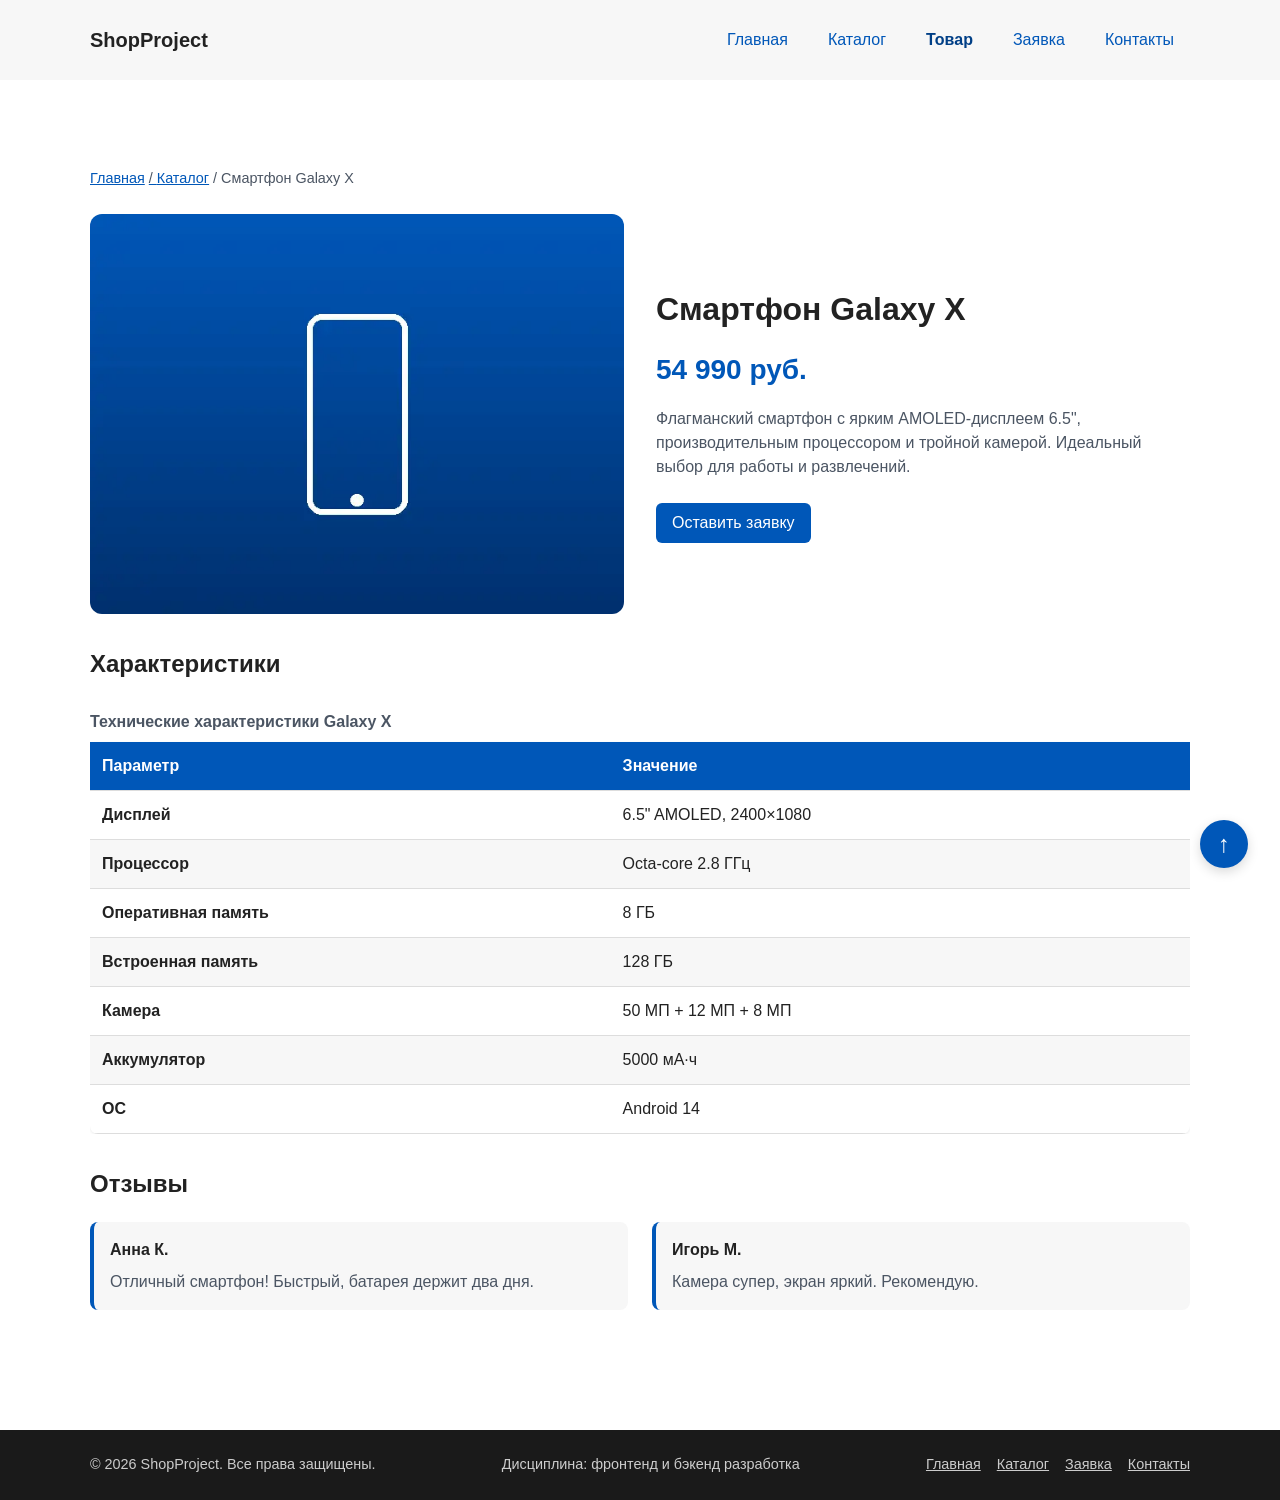
<file: product.html>
<!doctype html>
<html lang="ru">
  <head>
    <meta charset="UTF-8" />
    <meta name="viewport" content="width=device-width, initial-scale=1.0" />
    <title>ShopProject — Смартфон Galaxy X</title>
    <meta
      name="description"
      content="Смартфон Galaxy X: 6.5 AMOLED, 128 ГБ, 8 ГБ ОЗУ. Характеристики, цена, заказ."
    />
    <link rel="stylesheet" href="css/style.css" />
    <link rel="stylesheet" href="css/responsive.css" />
    <script src="js/modal.js" defer></script>
  </head>
  <body>
    <a class="skip-link" href="#main">Перейти к основному содержимому</a>
    <header class="site-header">
      <div class="site-header__inner">
        <a class="site-header__logo" href="index.html">ShopProject</a>
        <nav class="site-nav" aria-label="Основная навигация">
          <button
            class="site-nav__toggle"
            type="button"
            aria-expanded="false"
            aria-controls="site-nav-list"
            hidden
          >
            Меню
          </button>
          <ul class="site-nav__list" id="site-nav-list">
            <li class="site-nav__item">
              <a href="index.html" class="site-nav__link">Главная</a>
            </li>
            <li class="site-nav__item">
              <a href="catalog.html" class="site-nav__link">Каталог</a>
            </li>
            <li class="site-nav__item">
              <a
                href="product.html"
                class="site-nav__link site-nav__link--active"
                aria-current="page"
                >Товар</a
              >
            </li>
            <li class="site-nav__item">
              <a href="order.html" class="site-nav__link">Заявка</a>
            </li>
            <li class="site-nav__item">
              <a href="contacts.html" class="site-nav__link">Контакты</a>
            </li>
          </ul>
        </nav>
      </div>
    </header>

    <main id="main" class="main" tabindex="-1">
      <section class="section">
        <!-- Хлебные крошки -->
        <nav class="breadcrumbs" aria-label="Хлебные крошки">
          <a class="breadcrumbs__link" href="index.html">Главная</a>
          <a class="breadcrumbs__link" href="catalog.html">Каталог</a>
          <span class="breadcrumbs__current" aria-current="page">Смартфон Galaxy X</span>
        </nav>

        <div class="product-detail">
          <picture class="product-detail__picture">
            <source srcset="images/galaxy-x-640.webp" type="image/webp" />
            <img
              class="product-detail__image"
              src="images/galaxy-x-640.jpg"
              alt="Смартфон Galaxy X"
              width="640"
              height="480"
            />
          </picture>
          <div class="product-detail__info">
            <h1 class="product-detail__title">Смартфон Galaxy X</h1>
            <p class="product-detail__price">54 990 руб.</p>
            <p class="product-detail__description">
              Флагманский смартфон с ярким AMOLED-дисплеем 6.5",
              производительным процессором и тройной камерой. Идеальный выбор
              для работы и развлечений.
            </p>
            <button
              class="button button--primary product-card__button"
              type="button"
              data-product="Смартфон Galaxy X"
            >
              Оставить заявку
            </button>
          </div>
        </div>

        <!-- ТАБЛИЦА ХАРАКТЕРИСТИК -->
        <h2>Характеристики</h2>
        <div class="table-wrapper">
          <table class="specs-table">
            <caption>
              Технические характеристики Galaxy X
            </caption>
            <thead>
              <tr>
                <th scope="col">Параметр</th>
                <th scope="col">Значение</th>
              </tr>
            </thead>
            <tbody>
              <tr>
                <th scope="row">Дисплей</th>
                <td>6.5" AMOLED, 2400×1080</td>
              </tr>
              <tr>
                <th scope="row">Процессор</th>
                <td>Octa-core 2.8 ГГц</td>
              </tr>
              <tr>
                <th scope="row">Оперативная память</th>
                <td>8 ГБ</td>
              </tr>
              <tr>
                <th scope="row">Встроенная память</th>
                <td>128 ГБ</td>
              </tr>
              <tr>
                <th scope="row">Камера</th>
                <td>50 МП + 12 МП + 8 МП</td>
              </tr>
              <tr>
                <th scope="row">Аккумулятор</th>
                <td>5000 мА·ч</td>
              </tr>
              <tr>
                <th scope="row">ОС</th>
                <td>Android 14</td>
              </tr>
            </tbody>
          </table>
        </div>

        <!-- ОТЗЫВЫ (самостоятельная доработка) -->
        <h2>Отзывы</h2>
        <div class="reviews">
          <article class="review">
            <p class="review__author">Анна К.</p>
            <p class="review__text">
              Отличный смартфон! Быстрый, батарея держит два дня.
            </p>
          </article>
          <article class="review">
            <p class="review__author">Игорь М.</p>
            <p class="review__text">Камера супер, экран яркий. Рекомендую.</p>
          </article>
        </div>
      </section>
    </main>

    <footer class="site-footer">
      <div class="site-footer__inner">
        <p class="site-footer__copy">© 2026 ShopProject. Все права защищены.</p>
        <p class="site-footer__copy">
          Дисциплина: фронтенд и бэкенд разработка
        </p>
        <nav class="site-footer__nav" aria-label="Навигация в подвале">
          <a href="index.html">Главная</a>
          <a href="catalog.html">Каталог</a>
          <a href="order.html">Заявка</a>
          <a href="contacts.html">Контакты</a>
        </nav>
      </div>
    </footer>

    <!-- МОДАЛЬНОЕ ОКНО -->
    <dialog
      class="order-dialog"
      id="order-dialog"
      aria-labelledby="order-dialog-title"
      aria-describedby="order-dialog-description"
    >
      <h2 class="order-dialog__title" id="order-dialog-title">
        Оформление заявки
      </h2>

      <p class="order-dialog__description" id="order-dialog-description">
        Заполните форму, и менеджер свяжется с вами. Закрыть окно можно кнопкой «Закрыть» или клавишей Esc.
      </p>

      <form
        class="order-form"
        id="order-form"
        action="#"
        method="post"
        novalidate
      >
        <input id="selected-product" name="selected-product" type="hidden" />

        <div class="order-form__field">
          <label class="order-form__label" for="order-name">Имя</label>
          <input
            class="order-form__input"
            id="order-name"
            name="name"
            type="text"
            minlength="2"
            required
          />
        </div>

        <div class="order-form__field">
          <label class="order-form__label" for="order-email">E-mail</label>
          <input
            class="order-form__input"
            id="order-email"
            name="email"
            type="email"
            required
          />
        </div>

        <div class="order-form__field">
          <label class="order-form__label" for="order-phone">Телефон</label>
          <input
            class="order-form__input"
            id="order-phone"
            name="phone"
            type="tel"
            inputmode="tel"
            placeholder="+7 (900) 000-00-00"
            pattern="^\+7 \(\d{3}\) \d{3}-\d{2}-\d{2}$"
            required
          />
          <small class="order-form__hint">Формат: +7 (900) 000-00-00</small>
        </div>

        <div class="order-form__field">
          <label class="order-form__label" for="order-topic">Тема заявки</label>
          <select
            class="order-form__select"
            id="order-topic"
            name="topic"
            required
          >
            <option value="">Выберите тему</option>
            <option value="product">Заказ товара</option>
            <option value="consultation">Консультация</option>
            <option value="delivery">Доставка</option>
          </select>
        </div>

        <div class="order-form__field order-form__field--wide">
          <label class="order-form__label" for="order-comment"
            >Комментарий</label
          >
          <textarea
            class="order-form__textarea"
            id="order-comment"
            name="comment"
            rows="4"
          ></textarea>
        </div>

        <div class="order-form__field order-form__field--checkbox order-form__field--wide">
          <label class="order-form__label">
            <input
              class="order-form__checkbox"
              id="order-agreement"
              name="agreement"
              type="checkbox"
              required
            />
            Я согласен на обработку данных
          </label>
        </div>

        <div class="order-form__actions">
          <button
            class="button button--outline"
            type="button"
            id="close-order-dialog"
            aria-label="Закрыть окно заявки"
          >
            Закрыть
          </button>
          <button class="button button--primary" type="submit">
            Отправить заявку
          </button>
        </div>
      </form>
    </dialog>

    <p class="success-message" role="status" id="success-message" hidden>
      Форма успешно отправлена!
    </p>

    <a href="#" class="to-top" aria-label="Наверх">↑</a>
  </body>
</html>
</file>
<file: css/style.css>
/* ===================================
   1. Переменные проекта
   =================================== */

:root {
  --color-bg: #ffffff;
  --color-text: #222222;
  --color-muted: #4b5563;
  --color-primary: #0057b8;
  --color-primary-dark: #003f86;
  --color-border: #dddddd;
  --color-surface: #f7f7f7;
  --color-surface-accent: #eef5ff;
  --color-danger: #b00020;
  --color-success: #146c2e;
  --color-warning: #b45309;
  --color-success-bg: #eefaf0;
  --color-white: #ffffff;

  --space-xs: 4px;
  --space-sm: 8px;
  --space-md: 16px;
  --space-lg: 24px;
  --space-xl: 32px;

  --radius-sm: 6px;
  --radius-md: 8px;
  --radius-lg: 12px;

  --container-width: 1100px;
}

/* ===================================
   2. Базовые стили
   =================================== */

* {
  box-sizing: border-box;
}

html {
  scroll-behavior: smooth;
}

body {
  margin: 0;
  font-family: Arial, sans-serif;
  line-height: 1.5;
  color: var(--color-text);
  background-color: var(--color-bg);
}

main {
  padding: var(--space-lg);
}

/* ===================================
   3. Общие элементы интерфейса
   =================================== */

a {
  color: var(--color-primary);
}

a:hover {
  color: var(--color-primary-dark);
}

a:focus-visible {
  outline: 2px solid var(--color-primary);
  outline-offset: 3px;
}

/* ===================================
   4. Блок button
   =================================== */

.button {
  display: inline-block;
  padding: var(--space-sm) var(--space-md);
  border: none;
  border-radius: var(--radius-sm);
  font: inherit;
  text-decoration: none;
  cursor: pointer;
  transition:
    color 0.2s,
    background-color 0.2s,
    border-color 0.2s;
}

.button--primary {
  color: var(--color-white);
  background-color: var(--color-primary);
}

.button--primary:hover {
  color: var(--color-white);
  background-color: var(--color-primary-dark);
  text-decoration: none;
}

.button--outline {
  color: var(--color-primary);
  background-color: transparent;
  border: 1px solid var(--color-primary);
}

.button--outline:hover {
  color: var(--color-white);
  background-color: var(--color-primary);
  text-decoration: none;
}

.button:focus-visible {
  outline: 2px solid var(--color-primary);
  outline-offset: 3px;
}

.button:disabled,
.button--disabled {
  opacity: 0.6;
  cursor: not-allowed;
}

/* ===================================
   5. Блок site-header
   =================================== */

.site-header {
  background-color: var(--color-surface);
  position: sticky;
  top: 0;
  z-index: 100;
}

.site-header__inner {
  max-width: var(--container-width);
  margin: 0 auto;
  padding: var(--space-lg);
  display: flex;
  align-items: center;
  justify-content: space-between;
  flex-wrap: wrap;
  gap: var(--space-md);
}

.site-header__logo {
  font-weight: bold;
  text-decoration: none;
  color: var(--color-text);
  font-size: 1.25rem;
}

/* ===================================
   6. Блок site-nav
   =================================== */

.site-nav__list {
  display: flex;
  flex-wrap: wrap;
  justify-content: center;
  align-items: center;
  gap: var(--space-md);
  padding: 0;
  margin: 0;
  list-style: none;
}

.site-nav__link {
  display: inline-block;
  padding: var(--space-sm) var(--space-md);
  color: var(--color-primary);
  text-decoration: none;
  border-radius: var(--radius-sm);
  transition:
    color 0.2s,
    background-color 0.2s;
}

.site-nav__link:hover {
  color: var(--color-white);
  background-color: var(--color-primary);
  text-decoration: none;
}

.site-nav__link:focus-visible {
  outline: 2px solid var(--color-primary);
  outline-offset: 3px;
}

.site-nav__link--active {
  font-weight: bold;
  color: var(--color-primary-dark);
}

/* ===================================
   7. Блок hero
   =================================== */

.hero {
  max-width: var(--container-width);
  margin: 0 auto var(--space-xl);
  padding: var(--space-xl) var(--space-lg);
  background-color: var(--color-surface-accent);
  border-radius: var(--radius-lg);
}

.hero__title {
  margin-top: 0;
}

.hero__text {
  color: var(--color-muted);
}

/* ===================================
   8. Блок section
   =================================== */

.section {
  max-width: var(--container-width);
  margin: 0 auto var(--space-xl);
}

.section h2 {
  margin-top: 0;
}

/* ===================================
   9. Блок products-grid + product-card
   =================================== */

.products-grid,
.product-grid {
  display: grid;
  grid-template-columns: repeat(auto-fill, minmax(240px, 1fr));
  gap: var(--space-lg);
}

.product-card {
  position: relative;
  display: flex;
  flex-direction: column;
  gap: var(--space-sm);
  padding: var(--space-md);
  border: 1px solid var(--color-border);
  border-radius: var(--radius-md);
  background-color: var(--color-bg);
  transition:
    border-color 0.2s,
    box-shadow 0.2s;
}

.product-card:hover {
  border-color: var(--color-primary);
  box-shadow: 0 4px 12px rgba(0, 0, 0, 0.08);
}

.product-card__title {
  margin: 0;
  font-size: 1.125rem;
  color: var(--color-text);
}

.product-card__description {
  margin: 0;
  color: var(--color-muted);
  font-size: 0.95rem;
}

.product-card__price {
  font-weight: bold;
  color: var(--color-primary);
  margin: var(--space-sm) 0;
}

.product-card__button {
  margin-top: auto;
  align-self: flex-start;
  text-align: center;
}

/* Бейджи */
.product-card__badge {
  position: absolute;
  top: var(--space-sm);
  right: var(--space-sm);
  padding: var(--space-xs) var(--space-sm);
  font-size: 0.75rem;
  font-weight: bold;
  text-transform: uppercase;
  color: var(--color-white);
  border-radius: var(--radius-sm);
  z-index: 2;
}

.product-card__badge--hit {
  background-color: var(--color-danger);
}

.product-card__badge--discount {
  background-color: var(--color-warning);
}

.product-card__badge--new {
  background-color: var(--color-success);
}

.product-card--hit {
  border-color: var(--color-danger);
}
.product-card--discount {
  border-color: var(--color-warning);
}
.product-card--new {
  border-color: var(--color-success);
}

/* ===================================
   10. Блок aside-info
   =================================== */

.aside-info {
  max-width: var(--container-width);
  margin: 0 auto var(--space-xl);
  padding: var(--space-md);
  border-left: 4px solid var(--color-primary);
  background-color: var(--color-surface);
}

.advantages-list {
  padding-left: var(--space-lg);
}

/* ===================================
   11. Блок catalog-layout + catalog-filters + catalog-products
   =================================== */

.catalog-layout {
  max-width: var(--container-width);
  margin: 0 auto var(--space-xl);
  display: grid;
  grid-template-columns: 260px 1fr;
  grid-template-areas: "filters products";
  gap: var(--space-lg);
  align-items: start;
}

.catalog-filters {
  grid-area: filters;
  position: sticky;
  top: 90px;
  padding: var(--space-md);
  border: 1px solid var(--color-border);
  border-radius: var(--radius-md);
  background-color: var(--color-bg);
}

.catalog-products {
  grid-area: products;
}

.catalog-filters__title {
  margin: 0 0 var(--space-md);
  font-size: 1.25rem;
}

/* ===================================
   12. Блок filters-form
   =================================== */

.filters-form {
  display: grid;
  gap: var(--space-md);
}

.filters-form__group {
  margin: 0;
  padding: var(--space-md);
  border: 1px solid var(--color-border);
  border-radius: var(--radius-sm);
}

.filters-form__legend {
  font-weight: 700;
  padding: 0 var(--space-xs);
}

.filters-form__label {
  display: block;
  margin-bottom: var(--space-sm);
}

.filters-form__input {
  width: 100%;
  padding: 8px 10px;
  border: 1px solid var(--color-border);
  border-radius: var(--radius-sm);
  font: inherit;
}

/* ===================================
   13. Блок breadcrumbs
   =================================== */

.breadcrumbs {
  margin-bottom: var(--space-lg);
  color: var(--color-muted);
  font-size: 0.9rem;
}

.breadcrumbs__link {
  color: var(--color-primary);
}

.breadcrumbs__current::before {
  content: " / ";
  color: var(--color-muted);
}

/* ===================================
   14. Блок product-detail
   =================================== */

.product-detail {
  display: grid;
  grid-template-columns: 1fr 1fr;
  gap: var(--space-xl);
  align-items: center;
  margin-bottom: var(--space-xl);
}

.product-detail__image {
  font-size: 10rem;
  text-align: center;
  padding: var(--space-xl);
  background-color: var(--color-surface);
  border-radius: var(--radius-lg);
}

.product-detail__title {
  font-size: 2rem;
  margin: 0 0 var(--space-md);
}

.product-detail__price {
  font-size: 1.75rem;
  font-weight: bold;
  color: var(--color-primary);
  margin: 0 0 var(--space-md);
}

.product-detail__description {
  color: var(--color-muted);
  margin: 0 0 var(--space-lg);
}

/* ===================================
   15. Блок specs-table
   =================================== */

.specs-table {
  width: 100%;
  border-collapse: collapse;
  margin-bottom: var(--space-xl);
  background-color: var(--color-bg);
  border-radius: var(--radius-md);
  overflow: hidden;
  box-shadow: 0 1px 3px rgba(0, 0, 0, 0.08);
}

.specs-table caption {
  caption-side: top;
  text-align: left;
  padding: var(--space-sm) 0;
  font-weight: bold;
  color: var(--color-muted);
}

.specs-table th,
.specs-table td {
  padding: var(--space-md);
  text-align: left;
  border-bottom: 1px solid var(--color-border);
}

.specs-table thead th {
  background-color: var(--color-primary);
  color: var(--color-white);
  font-weight: bold;
}

.specs-table tbody tr:nth-child(even) {
  background-color: var(--color-surface);
}

.specs-table tbody tr:hover {
  background-color: var(--color-surface-accent);
}

/* ===================================
   16. Блок reviews / review
   =================================== */

.reviews {
  display: grid;
  grid-template-columns: repeat(auto-fit, minmax(260px, 1fr));
  gap: var(--space-lg);
}

.review {
  padding: var(--space-md);
  background-color: var(--color-surface);
  border-radius: var(--radius-md);
  border-left: 4px solid var(--color-primary);
}

.review__author {
  font-weight: bold;
  margin: 0 0 var(--space-sm);
}

.review__text {
  margin: 0;
  color: var(--color-muted);
}

/* ===================================
   17. Блок order-dialog
   =================================== */

.order-dialog {
  width: min(100% - 32px, 560px);
  padding: var(--space-lg);
  border: none;
  border-radius: var(--radius-lg);
}

.order-dialog::backdrop {
  background-color: rgba(0, 0, 0, 0.5);
}

.order-dialog__title {
  margin-top: 0;
}

/* ===================================
   18. Блок order-form
   =================================== */

.order-form {
  display: flex;
  flex-direction: column;
  gap: var(--space-md);
}

.order-form--page {
  max-width: 600px;
}

.order-form__title {
  margin: 0 0 var(--space-sm);
  font-size: 1.5rem;
}

.order-form__field {
  margin-bottom: var(--space-md);
}

.order-form__field--checkbox {
  display: flex;
  align-items: center;
  gap: var(--space-sm);
}

.order-form__label {
  display: block;
  margin-bottom: var(--space-xs);
  font-weight: 600;
  font-size: 0.95rem;
}

.order-form__field--checkbox .order-form__label {
  display: flex;
  align-items: center;
  gap: var(--space-sm);
  margin-bottom: 0;
}

.order-form__input,
.order-form__select,
.order-form__textarea {
  width: 100%;
  padding: 10px 12px;
  border: 1px solid var(--color-border);
  border-radius: var(--radius-sm);
  font: inherit;
  transition: border-color 0.2s;
}

.order-form__checkbox {
  width: auto;
}

.order-form__hint {
  display: block;
  margin-top: var(--space-xs);
  color: var(--color-muted);
}

.order-form__input:hover,
.order-form__select:hover,
.order-form__textarea:hover {
  border-color: var(--color-primary);
}

.order-form__input:focus-visible,
.order-form__select:focus-visible,
.order-form__textarea:focus-visible {
  outline: 2px solid var(--color-primary);
  outline-offset: 3px;
}

.order-form__input[aria-invalid="true"],
.order-form__select[aria-invalid="true"],
.order-form__textarea[aria-invalid="true"] {
  border-color: var(--color-danger);
}

.order-form__actions {
  display: flex;
  gap: var(--space-md);
  margin-top: var(--space-lg);
  flex-wrap: wrap;
}

/* ===================================
   19. Блок success-message
   =================================== */

.success-message {
  max-width: var(--container-width);
  margin: var(--space-lg) auto;
  padding: var(--space-md);
  border-left: 4px solid var(--color-success);
  background-color: var(--color-success-bg);
}

/* ===================================
   20. Блок contacts-layout + contacts-info
   =================================== */

.contacts-layout {
  display: grid;
  grid-template-columns: 1fr 1fr;
  gap: var(--space-xl);
  align-items: start;
}

.contacts-info {
  padding: var(--space-lg);
  background-color: var(--color-surface);
  border-radius: var(--radius-md);
}

.contacts-info__title {
  margin: 0 0 var(--space-md);
  font-size: 1.5rem;
}

.contacts-info__list {
  list-style: none;
  padding: 0;
  margin: 0;
}

.contacts-info__item {
  margin-bottom: var(--space-md);
  padding-bottom: var(--space-md);
  border-bottom: 1px solid var(--color-border);
}

.contacts-info__item:last-child {
  border-bottom: none;
}

/* ===================================
   21. Блок site-footer
   =================================== */

.site-footer {
  background-color: #1a1a1a;
  color: #cccccc;
}

.site-footer__inner {
  max-width: var(--container-width);
  margin: 0 auto;
  padding: var(--space-lg);
  display: flex;
  justify-content: space-between;
  align-items: center;
  flex-wrap: wrap;
  gap: var(--space-md);
}

.site-footer__copy {
  margin: 0;
  font-size: 0.9rem;
}

.site-footer__nav {
  display: flex;
  gap: var(--space-md);
  flex-wrap: wrap;
}

.site-footer__nav a {
  color: #cccccc;
  font-size: 0.9rem;
}

.site-footer__nav a:hover {
  color: var(--color-white);
}

/* ===================================
   22. Подсветка якоря
   =================================== */

:target {
  outline: 2px dashed var(--color-primary);
  outline-offset: 4px;
}

/* ===================================
   23. Адаптивность
   =================================== */

@media (max-width: 900px) {
  .catalog-layout {
    grid-template-columns: 1fr;
    grid-template-areas:
      "filters"
      "products";
  }

  .catalog-filters {
    position: static;
  }

  .product-detail {
    grid-template-columns: 1fr;
  }

  .contacts-layout {
    grid-template-columns: 1fr;
  }
}

@media (max-width: 600px) {
  .site-header__inner {
    flex-direction: column;
    align-items: flex-start;
  }

  .site-nav__list {
    flex-direction: column;
    gap: var(--space-xs);
    align-items: stretch;
  }

  .site-footer__inner {
    flex-direction: column;
    text-align: center;
  }
}

.to-top {
  position: fixed;
  bottom: var(--space-lg);
  right: var(--space-lg);
  z-index: 999;
  width: 48px;
  height: 48px;
  display: flex;
  align-items: center;
  justify-content: center;
  background-color: var(--color-primary);
  color: var(--color-white);
  border-radius: 50%;
  font-size: 1.5rem;
  text-decoration: none;
  box-shadow: 0 4px 12px rgba(0, 0, 0, 0.15);
  transition: background-color 0.2s, transform 0.2s;
}

.to-top:hover {
  background-color: var(--color-primary-dark);
  transform: translateY(-3px);
  text-decoration: none;
}

.to-top:focus-visible {
  outline: 2px solid var(--color-primary);
  outline-offset: 3px;
}
.product-output {
  padding: 16px;
  overflow-x: auto;
  color: #f9fafb;
  background-color: #111827;
  border-radius: 8px;
  white-space: pre-wrap;
}
</file>
<file: css/responsive.css>
*,
*::before,
*::after {
  box-sizing: border-box;
}

html {
  scroll-behavior: smooth;
}

img,
video {
  max-width: 100%;
  height: auto;
}

body {
  overflow-x: hidden;
}

main {
  padding-inline: 0;
}

.section,
.hero,
.catalog-layout,
.aside-info,
.success-message,
.site-header__inner,
.site-footer__inner {
  width: min(100% - 32px, var(--container-width));
  margin-inline: auto;
}

.section {
  padding-block: clamp(24px, 5vw, 64px);
}

.site-header__inner,
.site-footer__inner {
  padding-inline: 0;
}

.site-header {
  position: static;
}

.site-header__inner {
  flex-direction: column;
  align-items: stretch;
  padding-block: var(--space-md);
}

.site-nav__list {
  display: flex;
  flex-direction: column;
  align-items: stretch;
  gap: var(--space-sm, 8px);
  padding: 0;
  margin: 0;
  list-style: none;
}

.site-nav__link {
  display: block;
  padding: 12px 16px;
}

@media (min-width: 768px) {
  .site-header {
    position: sticky;
    top: 0;
    z-index: 100;
  }

  .site-header__inner {
    flex-direction: row;
    align-items: center;
  }

  .site-nav__list {
    flex-direction: row;
    flex-wrap: wrap;
    align-items: center;
  }
}

.hero {
  display: grid;
  gap: var(--space-lg, 24px);
  align-items: center;
  padding: clamp(20px, 5vw, 48px);
}

.hero__content {
  display: grid;
  gap: var(--space-md, 16px);
  justify-items: start;
}

.hero__title {
  margin: 0;
  font-size: clamp(28px, 7vw, 56px);
  line-height: 1.1;
}

.hero__text {
  margin: 0;
}

.hero__picture {
  display: block;
}

.hero__image {
  display: block;
  width: 100%;
  max-width: 520px;
  margin-inline: auto;
  border-radius: var(--radius-lg, 12px);
}

@media (min-width: 900px) {
  .hero {
    grid-template-columns: minmax(0, 1fr) minmax(320px, 520px);
  }
}

.products-grid,
.product-grid {
  display: grid;
  grid-template-columns: 1fr;
  gap: var(--space-md, 16px);
}

.product-card {
  min-width: 0;
}

.product-card__title,
.product-card__description {
  overflow-wrap: anywhere;
}

@media (min-width: 640px) {
  .products-grid,
  .product-grid {
    grid-template-columns: repeat(2, minmax(0, 1fr));
  }
}

@media (min-width: 1024px) {
  .products-grid,
  .product-grid {
    grid-template-columns: repeat(3, minmax(0, 1fr));
  }
}

@media (min-width: 1280px) {
  .products-grid,
  .product-grid {
    grid-template-columns: repeat(4, minmax(0, 1fr));
  }
}

.catalog-layout {
  display: grid;
  grid-template-columns: 1fr;
  grid-template-areas: none;
  gap: var(--space-lg, 24px);
}

.catalog-filters,
.catalog-products {
  grid-area: auto;
}

.catalog-filters {
  position: static;
  order: -1;
}

@media (min-width: 1024px) {
  .catalog-layout {
    grid-template-columns: 280px minmax(0, 1fr);
    align-items: start;
  }

  .catalog-filters {
    position: sticky;
    top: 88px;
    order: initial;
  }

  .catalog-products .products-grid {
    grid-template-columns: repeat(2, minmax(0, 1fr));
  }
}

@media (min-width: 1280px) {
  .catalog-products .products-grid {
    grid-template-columns: repeat(3, minmax(0, 1fr));
  }
}

.product-card__image {
  display: block;
  width: 100%;
  aspect-ratio: 4 / 3;
  object-fit: cover;
  border-radius: var(--radius-md, 8px);
}

.product-detail {
  grid-template-columns: 1fr;
  gap: var(--space-lg, 24px);
}

.product-detail__image {
  display: block;
  width: 100%;
  padding: 0;
  font-size: inherit;
  border-radius: var(--radius-lg, 12px);
}

.product-detail__title {
  font-size: clamp(24px, 5vw, 32px);
}

@media (min-width: 900px) {
  .product-detail {
    grid-template-columns: repeat(2, minmax(0, 1fr));
    gap: var(--space-xl, 32px);
  }
}

.order-form {
  display: grid;
  gap: var(--space-md, 16px);
}

.order-form__field {
  display: grid;
  gap: var(--space-xs, 8px);
  margin-bottom: 0;
}

.order-form__label {
  margin-bottom: 0;
}

.order-form__input,
.order-form__textarea,
.order-form__select {
  width: 100%;
  min-height: 44px;
  padding: 10px 12px;
  font: inherit;
}

.order-form__textarea {
  min-height: 120px;
  resize: vertical;
}

.order-form__actions {
  margin-top: 0;
}

.order-form__actions .button {
  min-height: 44px;
  flex: 1 1 160px;
}

@media (min-width: 768px) {
  .order-form--page {
    grid-template-columns: repeat(2, minmax(0, 1fr));
    max-width: 760px;
  }

  .order-form--page .order-form__title,
  .order-form--page .order-form__field--wide,
  .order-form--page .order-form__actions {
    grid-column: 1 / -1;
  }

  .order-form__actions .button {
    flex: 0 0 auto;
  }
}

@media (min-width: 900px) {
  .contacts-layout .order-form--page {
    grid-template-columns: 1fr;
  }
}

.contacts-layout {
  grid-template-columns: 1fr;
  gap: var(--space-lg, 24px);
}

@media (min-width: 900px) {
  .contacts-layout {
    grid-template-columns: minmax(0, 1fr) minmax(0, 1.4fr);
  }
}

.table-wrapper {
  width: 100%;
  margin-bottom: var(--space-xl, 32px);
  overflow-x: auto;
  -webkit-overflow-scrolling: touch;
}

.specs-table {
  width: 100%;
  min-width: 480px;
  margin-bottom: 0;
  border-collapse: collapse;
}

.specs-table th,
.specs-table td {
  padding: 12px;
  text-align: left;
}

.reviews {
  grid-template-columns: 1fr;
}

@media (min-width: 768px) {
  .reviews {
    grid-template-columns: repeat(2, minmax(0, 1fr));
  }
}

.order-dialog {
  width: min(100% - 32px, 560px);
  max-height: calc(100vh - 32px);
  padding: var(--space-md, 16px);
  overflow: auto;
}

.order-dialog::backdrop {
  background: rgb(0 0 0 / 0.5);
}

.to-top {
  right: 16px;
  bottom: 16px;
  z-index: 90;
  width: 44px;
  height: 44px;
}

.site-footer__inner {
  flex-direction: column;
  align-items: flex-start;
  text-align: left;
}

@media (min-width: 768px) {
  .order-dialog {
    padding: var(--space-lg, 24px);
  }

  .to-top {
    right: 32px;
    bottom: 32px;
    width: 48px;
    height: 48px;
  }

  .site-footer__inner {
    flex-direction: row;
    align-items: center;
  }
}

.skip-link {
  position: absolute;
  left: 16px;
  top: -100px;
  z-index: 1000;
  padding: 8px 12px;
  color: #ffffff;
  background-color: #111111;
  border-radius: 6px;
  text-decoration: none;
}

.skip-link:focus,
.skip-link:focus-visible {
  top: 16px;
  color: #ffffff;
}

.main:focus {
  outline: none;
}

.breadcrumbs__link + .breadcrumbs__link::before {
  content: " / ";
  color: var(--color-muted);
}

:focus-visible {
  outline: 3px solid var(--color-primary, #0057b8);
  outline-offset: 3px;
}

a:focus-visible,
.site-nav__link:focus-visible,
.button:focus-visible,
.to-top:focus-visible,
.order-form__input:focus-visible,
.order-form__textarea:focus-visible,
.order-form__select:focus-visible,
.order-form__checkbox:focus-visible,
.filters-form__input:focus-visible {
  outline: 3px solid var(--color-primary, #0057b8);
  outline-offset: 3px;
}

.site-footer a:focus-visible {
  outline-color: #ffffff;
}

.to-top:focus-visible {
  outline-color: var(--color-text, #222222);
}

.form-note {
  color: var(--color-muted);
  font-size: 0.95rem;
}

.order-form__field--checkbox {
  flex-wrap: wrap;
}

.order-form__error {
  width: 100%;
  margin: 0;
  color: var(--color-danger);
  font-size: 0.9rem;
}

.order-form__error[hidden] {
  display: none;
}

.specs-table tbody th {
  font-weight: 600;
}

.site-header__inner {
  position: relative;
}

.site-nav__toggle {
  position: absolute;
  top: var(--space-md, 16px);
  right: 0;
  min-height: 44px;
  padding: 8px 16px;
  font: inherit;
  font-weight: 600;
  color: var(--color-primary);
  background-color: var(--color-bg);
  border: 1px solid var(--color-primary);
  border-radius: var(--radius-sm, 6px);
  cursor: pointer;
}

.site-nav__toggle[hidden] {
  display: none;
}

.site-nav--collapsible .site-nav__list {
  display: none;
}

.site-nav--collapsible.site-nav--open .site-nav__list {
  display: flex;
}

.site-header__logo {
  display: flex;
  align-items: center;
  min-height: 44px;
}

@media (min-width: 768px) {
  .site-nav__toggle,
  .site-nav__toggle:not([hidden]) {
    display: none;
  }

  .site-nav--collapsible .site-nav__list {
    display: flex;
  }
}

@media (max-width: 639px) {
  .specs-table {
    min-width: 0;
    box-shadow: none;
    background-color: transparent;
  }

  .specs-table thead {
    position: absolute;
    width: 1px;
    height: 1px;
    overflow: hidden;
    clip: rect(0 0 0 0);
    white-space: nowrap;
  }

  .specs-table tbody {
    display: grid;
    gap: var(--space-sm, 8px);
  }

  .specs-table tbody tr {
    display: grid;
    gap: var(--space-xs, 4px);
    padding: var(--space-md, 16px);
    border: 1px solid var(--color-border);
    border-radius: var(--radius-md, 8px);
    background-color: var(--color-bg);
  }

  .specs-table tbody tr:nth-child(even) {
    background-color: var(--color-surface);
  }

  .specs-table tbody th,
  .specs-table tbody td {
    padding: 0;
    border: none;
  }

  .specs-table tbody th {
    color: var(--color-muted);
    font-size: 0.9rem;
  }
}

@media (max-width: 767px) {
  .order-dialog {
    width: 100%;
    max-width: 100%;
    max-height: 90vh;
    margin: auto 0 0;
    border-radius: var(--radius-lg, 12px) var(--radius-lg, 12px) 0 0;
  }

  .order-dialog .order-form__actions {
    position: sticky;
    bottom: calc(-1 * var(--space-md, 16px));
    padding-block: var(--space-sm, 8px);
    background-color: var(--color-bg);
  }
}

@media (prefers-reduced-motion: reduce) {
  html {
    scroll-behavior: auto;
  }

  *,
  *::before,
  *::after {
    transition-duration: 0.01ms !important;
    animation-duration: 0.01ms !important;
  }
}
</file>
